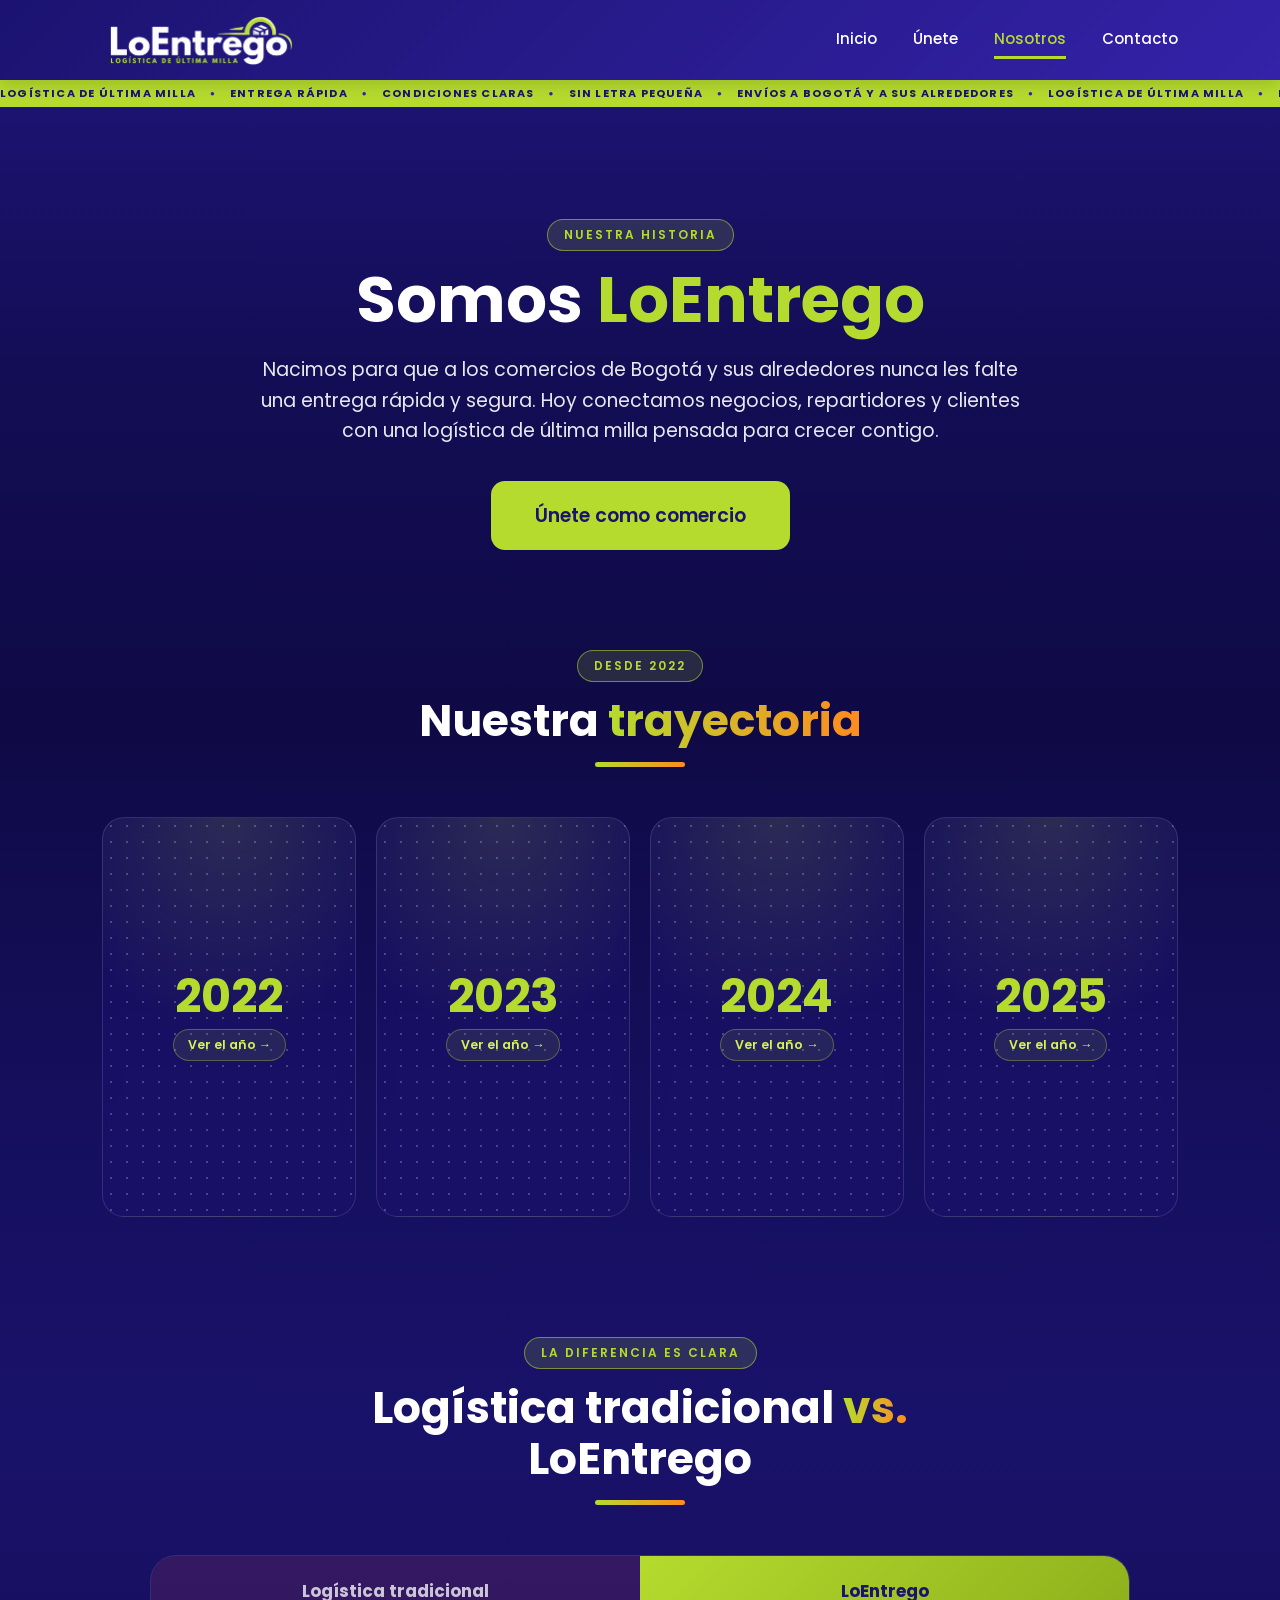
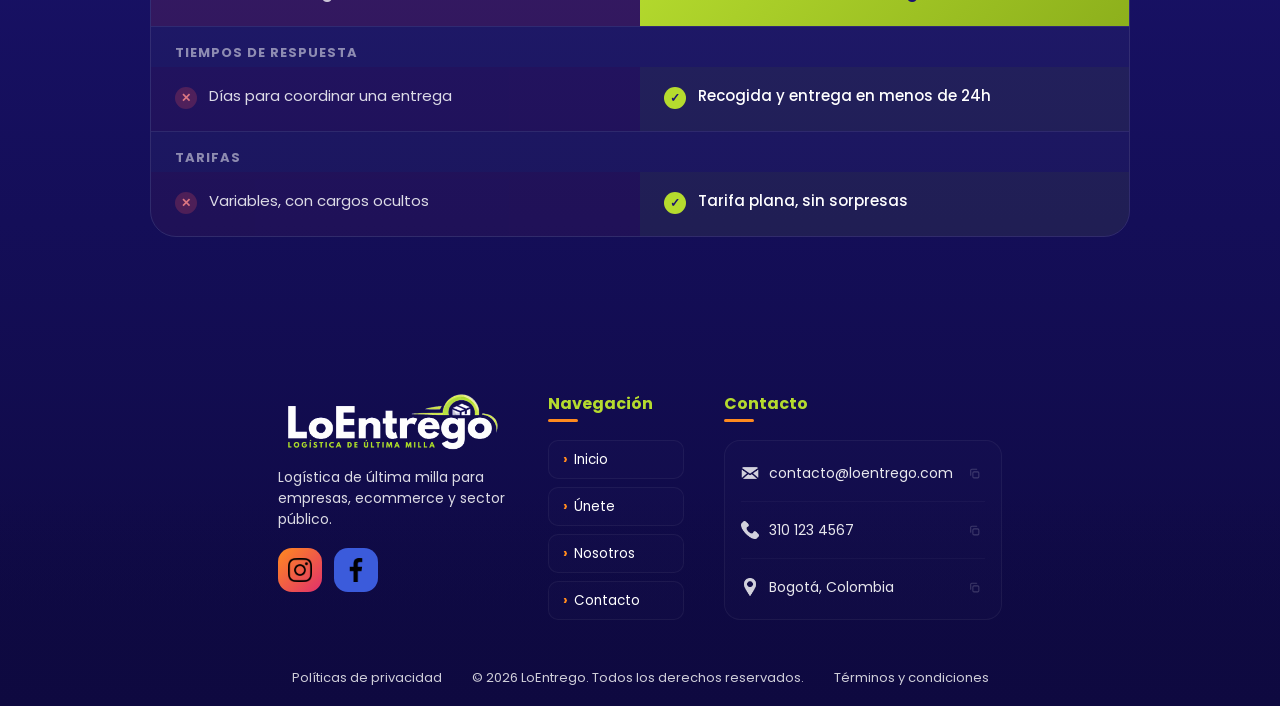
<file: Pages/indexnosotros.html>
<!DOCTYPE html>
<html lang="es">
<head>
    <meta charset="UTF-8">
    <meta name="viewport" content="width=device-width, initial-scale=1.0">
    <title>Nosotros - LoEntrego | Nuestra historia</title>
    <link rel="stylesheet" href="../Styles/stylesindex.css?v=2">
    <link rel="stylesheet" href="../Styles/Stylesnosotros.css">
    <link href="https://fonts.googleapis.com/css2?family=Poppins:wght@400;500;600;700&display=swap" rel="stylesheet">
    <link rel="icon" href="../IMG/icon-192.png">
    <link rel="stylesheet" href="../Styles/upgrade.css?v=27">
    <script>document.documentElement.classList.add('js');</script>
</head>
<body>

<header class="header">
    <a href="../index.html" class="logo">
        <img src="../IMG/LoEntrego2026-transparente.png" alt="LoEntrego - Logística de última milla">
    </a>

    <input type="checkbox" id="menu-toggle" class="menu-toggle">
    <label for="menu-toggle" class="menu-btn" aria-label="Abrir menú">
        <span></span><span></span><span></span>
    </label>

    <nav class="menu">
        <a href="../index.html">Inicio</a>
        <a href="../Pages/indexunete.html">Únete</a>
        <a href="../Pages/indexnosotros.html" class="activo">Nosotros</a>
        <a href="../Pages/indexcontacto.html">Contacto</a>
    </nav>
</header>

<!-- CINTA INFINITA -->
<div class="ticker" aria-hidden="true">
    <div class="ticker-track" id="cinta">
        <div class="ticker-grupo">
            <span>Logística de última milla</span><i>●</i><span>Entrega rápida</span><i>●</i><span>Condiciones claras</span><i>●</i><span>Sin letra pequeña</span><i>●</i><span>Envíos a Bogotá y a sus alrededores</span><i>●</i>
            <span>Logística de última milla</span><i>●</i><span>Entrega rápida</span><i>●</i><span>Condiciones claras</span><i>●</i><span>Sin letra pequeña</span><i>●</i><span>Envíos a Bogotá y a sus alrededores</span><i>●</i>
            <span>Logística de última milla</span><i>●</i><span>Entrega rápida</span><i>●</i><span>Condiciones claras</span><i>●</i><span>Sin letra pequeña</span><i>●</i><span>Envíos a Bogotá y a sus alrededores</span><i>●</i>
            <span>Logística de última milla</span><i>●</i><span>Entrega rápida</span><i>●</i><span>Condiciones claras</span><i>●</i><span>Sin letra pequeña</span><i>●</i><span>Envíos a Bogotá y a sus alrededores</span><i>●</i>
            
        </div>
        <div class="ticker-grupo" aria-hidden="true">
            <span>Logística de última milla</span><i>●</i><span>Entrega rápida</span><i>●</i><span>Condiciones claras</span><i>●</i><span>Sin letra pequeña</span><i>●</i><span>Envíos a Bogotá y a sus alrededores</span><i>●</i>
            <span>Logística de última milla</span><i>●</i><span>Entrega rápida</span><i>●</i><span>Condiciones claras</span><i>●</i><span>Sin letra pequeña</span><i>●</i><span>Envíos a Bogotá y a sus alrededores</span><i>●</i>
            <span>Logística de última milla</span><i>●</i><span>Entrega rápida</span><i>●</i><span>Condiciones claras</span><i>●</i><span>Sin letra pequeña</span><i>●</i><span>Envíos a Bogotá y a sus alrededores</span><i>●</i>
            <span>Logística de última milla</span><i>●</i><span>Entrega rápida</span><i>●</i><span>Condiciones claras</span><i>●</i><span>Sin letra pequeña</span><i>●</i><span>Envíos a Bogotá y a sus alrededores</span><i>●</i>
            
        </div>
    </div>
</div>

<main>
<div class="fusion-fondo-nosotros">
    <div class="luces" aria-hidden="true">
        <span class="luz l1"></span><span class="luz l2"></span><span class="luz l3"></span>
        <span class="luz l4"></span><span class="luz l5"></span><span class="luz l6"></span>
    </div>

    <!-- INTRO -->
    <section class="nosotros-intro">
        <div class="intro-contenido reveal reveal-1">
            <span class="etiqueta">Nuestra historia</span>
            <h1>Somos <span>LoEntrego</span></h1>
            <p class="intro-sub">Nacimos para que a los comercios de Bogotá y sus alrededores nunca les falte una entrega rápida y segura. Hoy conectamos negocios, repartidores y clientes con una logística de última milla pensada para crecer contigo.</p>
            <a href="indexunete.html" class="btn-principal">Únete como comercio</a>
        </div>
    </section>

    <!-- TRAYECTORIA -->
    <section class="trayectoria">
        <div class="seccion-encabezado reveal reveal-1">
            <span class="etiqueta">Desde 2022</span>
            <h2>Nuestra <span>trayectoria</span></h2>
            <div class="linea-acento"></div>
        </div>

        <div class="años-grid reveal reveal-2" id="aniosGrid">
            <div class="año-card">
                <div class="año-card-inner">
                    <div class="año-frente">
                        <span class="año-num-grande">2022</span>
                    </div>
                    <div class="año-reverso" data-anio="2022">
                        <span class="año-badge">2022</span>
                        <p class="año-resumen">Arrancamos en Bogotá conectando los primeros comercios con nuestra red de repartidores. Fue un año de aprender la ciudad, ajustar rutas y ganarnos la confianza de quienes nos entregaron sus primeros pedidos.</p>
                        <ul class="año-hitos"><li>Primeras rutas operando en Bogotá</li><li>Recogida y entrega coordinadas con cada comercio</li><li>Primer equipo de repartidores capacitado</li></ul>
                        <div class="año-cifras">
                            <div class="cifra"><span class="cifra-icono ic-comercios"><svg viewBox="0 0 24 24" aria-hidden="true"><path d="M3 9.5 4.5 4h15L21 9.5M3 9.5h18M3 9.5a3 3 0 0 0 6 0 3 3 0 0 0 6 0 3 3 0 0 0 6 0M5 12v8h14v-8M10 20v-5h4v5"/></svg></span><div class="cifra-texto"><span class="cifra-num" data-target="30">0</span><span class="cifra-label">Comercios</span></div></div>
                            <div class="cifra"><span class="cifra-icono ic-pedidos"><svg viewBox="0 0 24 24" aria-hidden="true"><path d="m12 3 8 4.5v9L12 21l-8-4.5v-9L12 3Z"/><path d="m4 7.5 8 4.5 8-4.5M12 12v9M8 5.3l8 4.4"/></svg></span><div class="cifra-texto"><span class="cifra-num" data-target="2000">0</span><span class="cifra-label">Pedidos</span></div></div>
                            <div class="cifra"><span class="cifra-icono ic-repartidores"><svg viewBox="0 0 24 24" aria-hidden="true"><circle cx="6" cy="17" r="2.5"/><circle cx="18" cy="17" r="2.5"/><path d="M8.5 17h7M15 6h2.5l2.5 8.5M11 10h5l-1.5 7M4 12h6l1 2"/></svg></span><div class="cifra-texto"><span class="cifra-num" data-target="8">0</span><span class="cifra-label">Repartidores</span></div></div>
                        </div>
                    </div>
                </div>
            </div>

            <div class="año-card">
                <div class="año-card-inner">
                    <div class="año-frente">
                        <span class="año-num-grande">2023</span>
                    </div>
                    <div class="año-reverso" data-anio="2023">
                        <span class="año-badge">2023</span>
                        <p class="año-resumen">Ganamos tracción con nuevos aliados y mejoramos nuestros tiempos de entrega. Los comercios empezaron a recomendarnos entre sí, y eso nos llevó a organizar mejor las rutas y a crecer el equipo en la calle.</p>
                        <ul class="año-hitos"><li>Nuevos aliados llegando por recomendación</li><li>Rutas reorganizadas para entregar en menos tiempo</li><li>Crecimiento de la red de repartidores</li></ul>
                        <div class="año-cifras">
                            <div class="cifra"><span class="cifra-icono ic-comercios"><svg viewBox="0 0 24 24" aria-hidden="true"><path d="M3 9.5 4.5 4h15L21 9.5M3 9.5h18M3 9.5a3 3 0 0 0 6 0 3 3 0 0 0 6 0 3 3 0 0 0 6 0M5 12v8h14v-8M10 20v-5h4v5"/></svg></span><div class="cifra-texto"><span class="cifra-num" data-target="120">0</span><span class="cifra-label">Comercios</span></div></div>
                            <div class="cifra"><span class="cifra-icono ic-pedidos"><svg viewBox="0 0 24 24" aria-hidden="true"><path d="m12 3 8 4.5v9L12 21l-8-4.5v-9L12 3Z"/><path d="m4 7.5 8 4.5 8-4.5M12 12v9M8 5.3l8 4.4"/></svg></span><div class="cifra-texto"><span class="cifra-num" data-target="12000">0</span><span class="cifra-label">Pedidos</span></div></div>
                            <div class="cifra"><span class="cifra-icono ic-repartidores"><svg viewBox="0 0 24 24" aria-hidden="true"><circle cx="6" cy="17" r="2.5"/><circle cx="18" cy="17" r="2.5"/><path d="M8.5 17h7M15 6h2.5l2.5 8.5M11 10h5l-1.5 7M4 12h6l1 2"/></svg></span><div class="cifra-texto"><span class="cifra-num" data-target="20">0</span><span class="cifra-label">Repartidores</span></div></div>
                        </div>
                    </div>
                </div>
            </div>

            <div class="año-card">
                <div class="año-card-inner">
                    <div class="año-frente">
                        <span class="año-num-grande">2024</span>
                    </div>
                    <div class="año-reverso" data-anio="2024">
                        <span class="año-badge">2024</span>
                        <p class="año-resumen">Ampliamos operaciones y afinamos la tarifa plana que hoy nos representa. Dejamos atrás los cargos variables para que cada comercio sepa desde el primer día cuánto cuesta enviar.</p>
                        <ul class="año-hitos"><li>Lanzamiento de la tarifa plana, sin cargos ocultos</li><li>Mayor cobertura dentro de Bogotá</li><li>Recogida el mismo día como estándar</li></ul>
                        <div class="año-cifras">
                            <div class="cifra"><span class="cifra-icono ic-comercios"><svg viewBox="0 0 24 24" aria-hidden="true"><path d="M3 9.5 4.5 4h15L21 9.5M3 9.5h18M3 9.5a3 3 0 0 0 6 0 3 3 0 0 0 6 0 3 3 0 0 0 6 0M5 12v8h14v-8M10 20v-5h4v5"/></svg></span><div class="cifra-texto"><span class="cifra-num" data-target="250">0</span><span class="cifra-label">Comercios</span></div></div>
                            <div class="cifra"><span class="cifra-icono ic-pedidos"><svg viewBox="0 0 24 24" aria-hidden="true"><path d="m12 3 8 4.5v9L12 21l-8-4.5v-9L12 3Z"/><path d="m4 7.5 8 4.5 8-4.5M12 12v9M8 5.3l8 4.4"/></svg></span><div class="cifra-texto"><span class="cifra-num" data-target="28000">0</span><span class="cifra-label">Pedidos</span></div></div>
                            <div class="cifra"><span class="cifra-icono ic-repartidores"><svg viewBox="0 0 24 24" aria-hidden="true"><circle cx="6" cy="17" r="2.5"/><circle cx="18" cy="17" r="2.5"/><path d="M8.5 17h7M15 6h2.5l2.5 8.5M11 10h5l-1.5 7M4 12h6l1 2"/></svg></span><div class="cifra-texto"><span class="cifra-num" data-target="35">0</span><span class="cifra-label">Repartidores</span></div></div>
                        </div>
                    </div>
                </div>
            </div>

            <div class="año-card">
                <div class="año-card-inner">
                    <div class="año-frente">
                        <span class="año-num-grande">2025</span>
                    </div>
                    <div class="año-reverso" data-anio="2025">
                        <span class="año-badge">2025</span>
                        <p class="año-resumen">Llegamos a Funza y Soacha, cerrando el año con nuestra mejor cobertura. Con más comercios y más repartidores, consolidamos una operación pensada para crecer junto a cada aliado.</p>
                        <ul class="año-hitos"><li>Expansión a Funza y Soacha</li><li>Nuestro mejor año en pedidos entregados</li><li>La red de repartidores más grande hasta hoy</li></ul>
                        <div class="año-cifras">
                            <div class="cifra"><span class="cifra-icono ic-comercios"><svg viewBox="0 0 24 24" aria-hidden="true"><path d="M3 9.5 4.5 4h15L21 9.5M3 9.5h18M3 9.5a3 3 0 0 0 6 0 3 3 0 0 0 6 0 3 3 0 0 0 6 0M5 12v8h14v-8M10 20v-5h4v5"/></svg></span><div class="cifra-texto"><span class="cifra-num" data-target="400">0</span><span class="cifra-label">Comercios</span></div></div>
                            <div class="cifra"><span class="cifra-icono ic-pedidos"><svg viewBox="0 0 24 24" aria-hidden="true"><path d="m12 3 8 4.5v9L12 21l-8-4.5v-9L12 3Z"/><path d="m4 7.5 8 4.5 8-4.5M12 12v9M8 5.3l8 4.4"/></svg></span><div class="cifra-texto"><span class="cifra-num" data-target="50000">0</span><span class="cifra-label">Pedidos</span></div></div>
                            <div class="cifra"><span class="cifra-icono ic-repartidores"><svg viewBox="0 0 24 24" aria-hidden="true"><circle cx="6" cy="17" r="2.5"/><circle cx="18" cy="17" r="2.5"/><path d="M8.5 17h7M15 6h2.5l2.5 8.5M11 10h5l-1.5 7M4 12h6l1 2"/></svg></span><div class="cifra-texto"><span class="cifra-num" data-target="50">0</span><span class="cifra-label">Repartidores</span></div></div>
                        </div>
                    </div>
                </div>
            </div>
        </div>
    </section>

    <!-- COMPARATIVA -->
    <section class="comparativa">
        <div class="seccion-encabezado reveal reveal-1">
            <span class="etiqueta">La diferencia es clara</span>
            <h2>Logística tradicional <span>vs.</span> LoEntrego</h2>
            <div class="linea-acento"></div>
        </div>

        <div class="tabla-comparativa reveal reveal-2">
            <div class="col-cabecera col-mala">Logística tradicional</div>
            <div class="col-cabecera col-buena">LoEntrego</div>

            <div class="fila-rotulo">Tiempos de respuesta</div>
            <div class="celda mala"><span class="icono-x">✕</span>Días para coordinar una entrega</div>
            <div class="celda buena"><span class="icono-check">✓</span>Recogida y entrega en menos de 24h</div>

            <div class="fila-rotulo">Tarifas</div>
            <div class="celda mala"><span class="icono-x">✕</span>Variables, con cargos ocultos</div>
            <div class="celda buena"><span class="icono-check">✓</span>Tarifa plana, sin sorpresas</div>
        </div>
    </section>

    <footer class="footer">
    <div class="footer-contenido">
        <div class="footer-col marca">
            <img src="../IMG/LoEntrego2026-transparente.png" alt="LoEntrego" class="footer-logo">
            <p>Logística de última milla para empresas, ecommerce y sector público.</p>
            <div class="redes">
                <a href="https://instagram.com" aria-label="Instagram" class="red r-ig"><img src="../IMG/instagram.png" alt=""></a>
                <a href="https://facebook.com" aria-label="Facebook" class="red r-fb"><img src="../IMG/facebook.png" alt=""></a>
            </div>
        </div>

        <div class="footer-col">
            <h3>Navegación</h3>
            <ul class="nav-footer-lista">
                <li><a href="../index.html"><span class="flecha-mini">›</span>Inicio</a></li>
                <li><a href="indexunete.html"><span class="flecha-mini">›</span>Únete</a></li>
                <li><a href="indexnosotros.html"><span class="flecha-mini">›</span>Nosotros</a></li>
                <li><a href="indexcontacto.html"><span class="flecha-mini">›</span>Contacto</a></li>
            </ul>
        </div>

        <div class="footer-col">
            <h3>Contacto</h3>
            <ul class="contacto">
                <li class="contacto-item">
                    <span class="icono-contacto"><img src="../IMG/correo.png" alt="Correo"></span>
                    <span class="contacto-texto">contacto@loentrego.com</span>
                    <button type="button" class="btn-copiar" data-copiar="contacto@loentrego.com" aria-label="Copiar correo" title="Copiar">
                        <svg class="ico-copiar" viewBox="0 0 24 24" width="13" height="13" fill="none" stroke="currentColor" stroke-width="2" stroke-linecap="round" stroke-linejoin="round" aria-hidden="true"><rect x="9" y="9" width="11" height="11" rx="2"/><path d="M5 15V6a2 2 0 0 1 2-2h9"/></svg>
                        <svg class="ico-ok" viewBox="0 0 24 24" width="13" height="13" fill="none" stroke="currentColor" stroke-width="2.6" stroke-linecap="round" stroke-linejoin="round" aria-hidden="true"><path d="M5 12.5l4.5 4.5L19 7.5"/></svg>
                    </button>
                </li>
                <li class="contacto-item">
                    <span class="icono-contacto"><img src="../IMG/telefono.png" alt="Teléfono"></span>
                    <span class="contacto-texto">310 123 4567</span>
                    <button type="button" class="btn-copiar" data-copiar="310 123 4567" aria-label="Copiar teléfono" title="Copiar">
                        <svg class="ico-copiar" viewBox="0 0 24 24" width="13" height="13" fill="none" stroke="currentColor" stroke-width="2" stroke-linecap="round" stroke-linejoin="round" aria-hidden="true"><rect x="9" y="9" width="11" height="11" rx="2"/><path d="M5 15V6a2 2 0 0 1 2-2h9"/></svg>
                        <svg class="ico-ok" viewBox="0 0 24 24" width="13" height="13" fill="none" stroke="currentColor" stroke-width="2.6" stroke-linecap="round" stroke-linejoin="round" aria-hidden="true"><path d="M5 12.5l4.5 4.5L19 7.5"/></svg>
                    </button>
                </li>
                <li class="contacto-item">
                    <span class="icono-contacto"><img src="../IMG/pin.png" alt="Ubicación"></span>
                    <span class="contacto-texto">Bogotá, Colombia</span>
                    <button type="button" class="btn-copiar" data-copiar="Bogotá, Colombia" aria-label="Copiar ubicación" title="Copiar">
                        <svg class="ico-copiar" viewBox="0 0 24 24" width="13" height="13" fill="none" stroke="currentColor" stroke-width="2" stroke-linecap="round" stroke-linejoin="round" aria-hidden="true"><rect x="9" y="9" width="11" height="11" rx="2"/><path d="M5 15V6a2 2 0 0 1 2-2h9"/></svg>
                        <svg class="ico-ok" viewBox="0 0 24 24" width="13" height="13" fill="none" stroke="currentColor" stroke-width="2.6" stroke-linecap="round" stroke-linejoin="round" aria-hidden="true"><path d="M5 12.5l4.5 4.5L19 7.5"/></svg>
                    </button>
                </li>
            </ul>
        </div>  
    </div>

    <div class="footer-legal">
        <a href="#">Políticas de privacidad</a>
        <span>© 2026 LoEntrego. Todos los derechos reservados.</span>
        <a href="#">Términos y condiciones</a>
    </div>
</footer>

</div>
</main>

<script src="../Scripts/scriptnosotros.js"></script>

</body>
</html>
</file>
<file: Styles/stylesindex.css>
/* ===== Variables (paleta del logo) ===== */
:root {
    --azul-oscuro: #1B1370;
    --azul: #3422A8;
    --azul-claro: #5A48D6;
    --verde: #B5DB2E;
    --verde-oscuro: #8DB01C;
    --naranja: #FF8A1F;
    --morado: #9B5DE5;
    --blanco: #FFFFFF;
    --gris-suave: #F3F4FA;
    --texto: #1C1C34;
    --oscuro-fusion: #120C52;
}

* { box-sizing: border-box; }

body {
    margin: 0;
    font-family: 'Poppins', sans-serif;
    color: var(--texto);
    background: var(--blanco);
    -webkit-font-smoothing: antialiased;
    overflow-x: hidden;
}

a { text-decoration: none; color: inherit; }
img { display: block; max-width: 100%; }

/* ===== Header ===== */
.header {
    position: sticky;
    top: 0;
    z-index: 999;
    display: flex;
    align-items: center;
    justify-content: space-between;
    height: 80px;
    padding: 0 8%;
    background: linear-gradient(135deg, var(--azul-oscuro), var(--azul));
    box-shadow: 0 4px 16px rgba(0, 0, 0, 0.15);
}

.header .logo img { height: 52px; width: auto; }
.header .menu { display: flex; gap: 36px; }

.header .menu a {
    color: var(--blanco);
    font-weight: 500;
    font-size: 15px;
    padding: 6px 0;
    border-bottom: 3px solid transparent;
    transition: color .2s, border-color .2s;
}

.header .menu a:hover,
.header .menu a.activo { color: var(--verde); }
.header .menu a.activo { border-bottom-color: var(--verde); }

.menu-toggle { display: none; }
.menu-btn {
    display: none;
    flex-direction: column;
    gap: 5px;
    cursor: pointer;
}
.menu-btn span {
    width: 26px;
    height: 3px;
    background: var(--blanco);
    border-radius: 2px;
}

/* ===== Cinta infinita (más lenta) ===== */
.ticker {
    contain: paint;
    overflow: hidden;
    background: var(--verde);
    color: var(--azul-oscuro);
    white-space: nowrap;
    padding: 5px 0;
    border-bottom: 2px solid var(--azul-oscuro);
}

.ticker-track {
    display: flex;
    width: max-content;
    align-items: center;
    font-size: 11px;
    font-weight: 700;
    text-transform: uppercase;
    letter-spacing: 1.2px;
}

.ticker-grupo {
    animation: cinta 76s linear infinite;
    will-change: transform;
    backface-visibility: hidden;
    display: flex;
    flex-shrink: 0;
    align-items: center;
    gap: 14px;
    padding-right: 14px;
}

.ticker-grupo i { font-style: normal; color: var(--azul); font-size: 8px; }

@keyframes cinta {
    from { transform: translate3d(0, 0, 0); }
    to   { transform: translate3d(-100%, 0, 0); }
}

/* ===== Fusión: hero + clientes + footer comparten un solo fondo ===== */
.fusion-fondo {
    position: relative;
    overflow: hidden;
    background: linear-gradient(180deg,
        var(--azul) 0%,
        var(--azul-oscuro) 10%,
        var(--oscuro-fusion) 22%,
        #1E1690 34%,
        #2B1FB0 48%,
        #2A1C9C 64%,
        #1B1370 82%,
        var(--azul-oscuro) 100%);
}

.fusion-fondo > section,
.fusion-fondo > footer {
    position: relative;
    z-index: 1;
    background: transparent;
}

/* ===== Hero ===== */
.hero {
    display: flex;
    align-items: center;
    justify-content: space-between;
    gap: clamp(60px, 9vw, 160px);
    /* Contenedor centrado con ancho máximo: con zoom muy alejado ya no se estira a toda la pantalla */
    width: min(1560px, 100% - 12%);
    margin-inline: auto;
    min-height: min(calc(100vh - 80px - 27px), 800px);
    padding: 60px 0;
    color: var(--blanco);
}

.hero-texto { flex: 2 1 0; min-width: 0; max-width: 840px; position: relative; z-index: 1; margin-left: 0; }

.hero h1 {
    font-size: clamp(40px, 5.4vw, 80px);
    font-weight: 700;
    line-height: 1.08;
    margin: 0 0 18px;
}

.hero h1 span { color: var(--verde); }

.hero-sub {
    font-size: 25px;
    margin: 0 0 38px;
    opacity: .9;
}

.btn-principal {
    display: inline-block;
    padding: 20px 44px;
    background: var(--verde);
    color: var(--azul-oscuro);
    font-weight: 600;
    font-size: 19px;
    border-radius: 14px;
    transition: transform .2s, box-shadow .2s, background .2s;
}

.btn-principal:hover {
    transform: translateY(-3px);
    box-shadow: 0 12px 24px rgba(0, 0, 0, 0.25);
    background: var(--verde-oscuro);
}

.hero-tipos {
    display: flex;
    flex-wrap: wrap;
    gap: 14px;
    list-style: none;
    padding: 0;
    margin: 50px 0 0;
}

.tipo {
    display: flex;
    align-items: center;
    gap: 10px;
    flex-shrink: 0;
    padding: 11px 22px 11px 11px;
    border-radius: 47px;
    white-space: nowrap;
    font-size: 16px;
    box-shadow: 0 6px 16px rgba(0, 0, 0, .15);
    transition: transform .2s;
}

.tipo:hover { transform: translateY(-3px); }

.tipo img {
    width: 41px;
    height: 41px;
    padding: 7px;
    border-radius: 50%;
    background: var(--blanco);
}

.tipo h3 { margin: 0; font-size: 16px; font-weight: 600; }

.t-verde  { background: var(--verde); color: var(--azul-oscuro); }
.t-azul   { background: var(--azul-claro); color: var(--blanco); }
.t-blanco { background: var(--blanco); color: var(--azul); }

.hero-imagen {
    flex: 1 1 0;
    min-width: 0;
    display: flex;
    justify-content: center;
    align-items: center;
    padding-right: 0;
    position: relative;
    z-index: 1;
}

.hero-imagen .caja {
    width: clamp(220px, 27vw, 400px);
    max-width: 100%;
    height: auto;
    filter: brightness(0) invert(1) drop-shadow(0 18px 24px rgba(0, 0, 0, .35));
    animation: rebote 2s ease-in-out infinite;
}

@keyframes rebote {
    0%, 100% { transform: translateY(0) rotate(0deg); }
    25%      { transform: translateY(-22px) rotate(-4deg); }
    50%      { transform: translateY(0) rotate(0deg); }
    75%      { transform: translateY(-12px) rotate(4deg); }
}

.etiqueta {
    display: inline-block;
    padding: 6px 16px;
    border-radius: 30px;
    background: rgba(181, 219, 46, .15);
    border: 1px solid var(--verde);
    color: var(--verde);
    font-size: 12px;
    font-weight: 600;
    letter-spacing: 2px;
    text-transform: uppercase;
    margin-bottom: 14px;
}

.clientes-encabezado h2 {
    margin: 0;
    font-size: clamp(30px, 4vw, 46px);
    font-weight: 700;
    line-height: 1.1;
}

.clientes-encabezado h2 span {
    background: linear-gradient(90deg, var(--verde), var(--naranja));
    -webkit-background-clip: text;
    background-clip: text;
    color: transparent;
}

.linea-acento {
    width: 90px;
    height: 5px;
    margin-top: 16px;
    border-radius: 3px;
    background: linear-gradient(90deg, var(--verde), var(--naranja), var(--morado));
}

/* ===== Clientes ===== */
.clientes {
    padding: 40px 0 60px;
    text-align: center;
    color: var(--blanco);
}

.clientes-encabezado {
    display: flex;
    flex-direction: column;
    align-items: center;
    margin: 0 8% 44px;
}

.clientes-encabezado h2 {
    font-size: clamp(30px, 4vw, 46px);
    font-weight: 700;
    color: var(--blanco);
    line-height: 1.1;
}

.clientes-encabezado .etiqueta { letter-spacing: 1.5px; }

/* Contadores */
.stats {
    display: grid;
    grid-template-columns: repeat(4, minmax(0, 1fr));
    gap: 22px;
    width: calc(100% - 16%);
    max-width: 1040px;
    margin: 0 auto 50px;
}

.stat {
    min-width: 0;
    padding: 26px 14px;
    border-radius: 24px;
    background: rgba(255, 255, 255, .07);
    border: 1px solid rgba(255, 255, 255, .12);
    box-shadow: 0 12px 30px rgba(0, 0, 0, .25);
    opacity: 0;
    transform: translateY(24px);
    transition: opacity .6s ease, transform .6s ease;
}

.stats.visible .stat { opacity: 1; transform: none; }
.stats.visible .stat:nth-child(2) { transition-delay: .15s; }
.stats.visible .stat:nth-child(3) { transition-delay: .3s; }
.stats.visible .stat:nth-child(4) { transition-delay: .45s; }

.num-wrap {
    display: flex;
    align-items: baseline;
    justify-content: center;
    line-height: 1;
}

.mas, .num {
    font-size: clamp(32px, 3.9vw, 52px);
    font-weight: 700;
    color: var(--verde);
}

.mas { margin-right: 2px; font-size: clamp(24px, 3vw, 40px); }

.stat p {
    margin: 10px 0 0;
    font-size: 15px;
    opacity: .85;
}

/* Sección independiente de cobertura y tarifas (mismo fondo fusionado) */
.seccion-cobertura { padding-top: 10px; }

/* ===== Cobertura: mapa circular ===== */
.cobertura {
    display: flex;
    flex-direction: column;
    align-items: center;
    gap: 30px;
    width: calc(100% - 16%);
    max-width: 980px;
    margin: 0 auto;
    padding: 28px clamp(22px, 4vw, 52px) 36px;
    border-radius: 30px;
    background: rgba(255, 255, 255, .07);
    border: 1px solid rgba(255, 255, 255, .12);
    box-shadow: 0 12px 30px rgba(0, 0, 0, .25);
    text-align: left;
}

.cobertura-cuerpo {
    display: flex;
    align-items: center;
    justify-content: center;
    gap: clamp(26px, 5vw, 64px);
    width: 100%;
}

.cobertura-mapa { flex: 0 0 auto; text-align: center; }
.mapa-marco { position: relative; isolation: isolate; width: fit-content; margin: 0 auto; }
/* Anillo y sombra fuera del mapa, para poder recortar el mapa en círculo sin cortarlos */
.mapa-marco::before {
    content: "";
    position: absolute;
    inset: 0;
    z-index: -1;
    border-radius: 50%;
    box-shadow: 0 0 0 9px rgba(181, 219, 46, .08), 0 18px 40px rgba(0, 0, 0, .4);
    pointer-events: none;
}
.mapa-marco::after {
    content: "";
    position: absolute;
    inset: 0;
    z-index: 4;
    border-radius: 50%;
    border: 3px solid rgba(255, 255, 255, .18);
    pointer-events: none;
}

/* Botones sutiles de zoom (+ / −), dentro del círculo */
.mapa-zoom {
    position: absolute;
    left: 50%;
    bottom: 7%;
    transform: translateX(-50%);
    z-index: 5;
    display: flex;
    gap: 6px;
}
.mapa-zoom button {
    width: 28px;
    height: 28px;
    padding: 0;
    display: grid;
    place-items: center;
    border-radius: 50%;
    border: 1px solid rgba(255, 255, 255, .25);
    background: rgba(18, 12, 82, .45);
    color: #fff;
    opacity: .5;
    cursor: pointer;
    transition: opacity .2s, background .2s, border-color .2s;
}
.mapa-zoom button:hover, .mapa-zoom button:focus-visible { opacity: 1; background: rgba(18, 12, 82, .75); border-color: var(--verde); }
.mapa-zoom button:focus-visible { outline: 2px solid var(--verde); outline-offset: 2px; }
.mapa-zoom button:disabled { opacity: .2; cursor: default; border-color: rgba(255, 255, 255, .15); background: rgba(18, 12, 82, .45); }

.mapa-circulo {
    width: clamp(250px, 34vw, 380px);
    aspect-ratio: 1;
    border-radius: 50%;
    overflow: hidden;
    isolation: isolate;
    clip-path: circle(50% at 50% 50%);   /* evita esquinas cuadradas del mapa (Safari/Chrome con filtros) */
    -webkit-clip-path: circle(50% at 50% 50%);
    background: var(--oscuro-fusion);
}

.mapa-circulo.leaflet-container { background: var(--oscuro-fusion); cursor: grab; font-family: inherit; touch-action: none; }
.mapa-circulo.leaflet-dragging.leaflet-container { cursor: grabbing; }
.mapa-circulo.sin-mapa { display: flex; align-items: center; justify-content: center; font-size: 14px; opacity: .7; }

.mapa-credito { margin: 12px 0 0; font-size: 11px; opacity: .55; }
.mapa-credito a { color: inherit; text-decoration: underline; }

/* Estilo del mapa: lienzo gris claro -> invertido a oscuro y teñido de azul/violeta de la marca.
   Ajusta aquí el look: hue-rotate cambia el color, brightness/contrast la intensidad. (Las zonas no se afectan) */
.mapa-circulo .leaflet-tile-pane {
    filter: invert(1) sepia(1) hue-rotate(195deg) saturate(1.6) brightness(.9) contrast(1.05);
}

/* Etiquetas de las zonas */
.leaflet-tooltip.zona-etiqueta {
    background: transparent;
    border: 0;
    box-shadow: none;
    padding: 0;
    color: #fff;
    font-family: 'Poppins', sans-serif;
    font-weight: 700;
    font-size: 11px;
    letter-spacing: .3px;
    text-shadow: 0 1px 4px rgba(0, 0, 0, .8);
    pointer-events: none;
    transition: opacity .4s;
}
.leaflet-tooltip.zona-etiqueta::before { display: none; }
.leaflet-tooltip.zona-etiqueta.tenue { opacity: .25; }

.cobertura-info { flex: 1 1 0; min-width: 0; }

.cobertura-info h3 {
    margin: 10px 0 8px;
    font-size: clamp(24px, 3vw, 32px);
    font-weight: 700;
    line-height: 1.15;
    color: var(--blanco);
}


/* Tarifa plana de la zona elegida */
.tarifa {
    --zc: #FFFFFF;
    display: inline-block;
    min-width: 230px;
    padding: 20px 28px 22px;
    border-radius: 22px;
    background: rgba(255, 255, 255, .07);
    border: 1px solid rgba(255, 255, 255, .14);
    border-left: 4px solid var(--zc);
    transition: border-color .4s;
}
.tarifa-etiqueta { font-size: 13px; font-weight: 600; letter-spacing: 1.2px; text-transform: uppercase; opacity: .8; }
.tarifa-valor {
    margin-top: 6px;
    font-size: clamp(44px, 6vw, 64px);
    font-weight: 700;
    line-height: 1;
    color: var(--zc);
    transition: color .4s;
    font-variant-numeric: tabular-nums;
}
.tarifa-nota { margin: 8px 0 0; font-size: 14px; opacity: .8; }

/* Detalles bajo la tarifa: tarifa plana, recargos y volumen */
.tarifa-detalles {
    list-style: none;
    --zc: #FFFFFF;
    margin: 0 0 60px;
    padding: 0;
    max-width: 500px;
    font-family: 'Nunito', system-ui, sans-serif;
    display: flex;
    flex-direction: column;
    gap: 14px;
    text-align: left;
}
.tarifa-detalles li { display: flex; align-items: flex-start; gap: 12px; font-size: 19px; font-weight: 600; line-height: 1.4; opacity: .95; }
.tarifa-detalles li[hidden] { display: none; }
.tarifa-detalles .chk {
    flex: 0 0 26px;
    width: 26px;
    height: 26px;
    margin-top: 0;
    display: grid;
    place-items: center;
    border-radius: 50%;
    background: rgba(255, 255, 255, .08);
    background: color-mix(in srgb, var(--zc) 16%, transparent);
    border: 1px solid var(--zc);
    color: var(--zc);
    transition: color .4s, border-color .4s, background .4s;
    font-size: 14px;
    font-weight: 700;
}

.zona-botones { display: flex; flex-wrap: wrap; justify-content: center; gap: 10px; }

.zona-btn {
    --c: var(--blanco);
    display: inline-flex;
    align-items: center;
    gap: 8px;
    padding: 10px 20px;
    border-radius: 30px;
    border: 1.5px solid rgba(255, 255, 255, .22);
    background: rgba(255, 255, 255, .06);
    color: var(--blanco);
    font-family: inherit;
    font-weight: 600;
    font-size: 15px;
    cursor: pointer;
    transition: background .25s, border-color .25s, color .25s, transform .2s;
}

/* Color de cada zona (antes iba en línea dentro del HTML) */
.zona-btn[data-zona="todas"]  { --c: #FFFFFF; }
.zona-btn[data-zona="bogota"] { --c: #B5DB2E; }
.zona-btn[data-zona="funza"]  { --c: #FF8A1F; }
.zona-btn[data-zona="soacha"] { --c: #4F8DFF; }

.zona-btn i { width: 10px; height: 10px; border-radius: 50%; background: var(--c); }
.zona-btn:hover { border-color: var(--c); transform: translateY(-2px); }
.zona-btn:focus-visible { outline: 2px solid var(--verde); outline-offset: 3px; }

.zona-btn.activo {
    background: linear-gradient(135deg, var(--verde), var(--verde-oscuro));
    border-color: transparent;
    color: var(--azul-oscuro);
}
.zona-btn.activo i { background: var(--azul-oscuro); }


/* ===== Footer ===== */
/* El fondo base viene de .fusion-fondo; aquí solo se añade el desvanecido inferior */
.footer {
    position: relative;
    color: var(--blanco);
}

.footer::before {
    content: "";
    position: absolute;
    inset: 0;
    z-index: 0;
    background: linear-gradient(180deg,
        transparent 0%,
        transparent 35%,
        var(--azul) 100%);
    pointer-events: none;
}

.footer > * { position: relative; z-index: 1; }

/* CTA compacto: solo el título y el botón en una fila */
.cta {
    display: flex;
    flex-direction: row;
    align-items: center;
    justify-content: space-between;
    gap: 24px;
    margin: 0 8%;
    padding: 24px 36px;
    border-radius: 20px;
    background: linear-gradient(135deg, var(--verde), #D7F25A);
    color: var(--azul-oscuro);
    box-shadow: 0 20px 40px rgba(0, 0, 0, .3);
    position: relative;
    z-index: 2;
}

.cta h2 { margin: 0; font-size: 22px; font-weight: 700; }

.cta .btn-principal {
    background: var(--azul-oscuro);
    color: var(--blanco);
    padding: 12px 26px;
    font-size: 15px;
    white-space: nowrap;
}

.cta .btn-principal:hover { background: var(--azul); }

.footer-contenido {
    display: grid;
    grid-template-columns: minmax(220px, 320px) auto auto;
    justify-content: center;
    gap: 20px 24px;
    width: min(1100px, 100% - 16%);
    padding: 50px 0 30px;
    margin: 0 auto;
}

.footer-col:not(:first-child) {
    border-left: 1px solid rgba(255, 255, 255, .12);
    padding-left: 24px;
}

.footer-logo { height: 60px; width: auto; margin-bottom: 16px; }

.footer-col p { font-size: 14px; opacity: .85; margin: 0; }
.footer-col.marca { margin-right: 24px; }
.footer-col.marca p { max-width: 320px; }

.footer-col h3 {
    color: var(--verde);
    font-size: 16px;
    font-weight: 700;
    margin: 0 0 12px;
    position: relative;
    display: inline-block;
    margin-bottom: 30px;
}

.footer-col h3::after {
    content: "";
    position: absolute;
    left: 0;
    bottom: -6px;
    width: 30px;
    height: 3px;
    border-radius: 2px;
    background: var(--naranja);
}

.footer-col ul {
    list-style: none;
    padding: 0;
    margin: 0;
    font-size: 14px;
}

.footer-col li { margin-bottom: 10px; opacity: .9; font-size: 14px; }

.nav-footer-lista a {
    display: inline-flex;
    align-items: center;
    gap: 6px;
    transition: color .2s, gap .2s;
}

.nav-footer-lista a:hover { color: var(--verde); gap: 10px; }

.flecha-mini {
    color: var(--naranja);
    font-weight: 700;
    font-size: 15px;
    transition: transform .2s;
}

.nav-footer-lista a:hover .flecha-mini { transform: translateX(2px); }

/* Contacto con icono en círculo */
.footer-col .contacto li {
    display: flex;
    align-items: center;
    gap: 10px;
    margin-bottom: 20px;
}

.icono-contacto {
    flex-shrink: 0;
    width: 18px;
    height: 18px;
    display: flex;
    align-items: center;
    justify-content: center;
    border-radius: 50%;
    font-size: 17px;
}

.icono-contacto img { width: 22px; height: 22px; object-fit: contain; }

/* Contacto: mismo movimiento que las redes y texto que se ilumina como en Navegación */
.icono-contacto { transition: transform .2s; }
.contacto-texto { transition: color .2s; }
.contacto-item:hover .icono-contacto { transform: translateY(-4px) rotate(-6deg); }
.contacto-item:hover .contacto-texto { color: var(--verde); }

/* Botón de copiar muy sutil */
.btn-copiar {
    flex-shrink: 0;
    width: 22px;
    height: 22px;
    padding: 0;
    display: grid;
    place-items: center;
    border: 0;
    border-radius: 6px;
    background: transparent;
    color: #fff;
    opacity: .2;
    cursor: pointer;
    transition: opacity .2s, color .2s, background .2s;
}
.contacto-item:hover .btn-copiar { opacity: .5; }
.btn-copiar:hover, .btn-copiar:focus-visible { opacity: 1; color: var(--verde); background: rgba(255, 255, 255, .08); }
.btn-copiar:focus-visible { outline: 2px solid var(--verde); outline-offset: 2px; }
.btn-copiar .ico-ok { display: none; }
.btn-copiar.copiado { opacity: 1; color: var(--verde); }
.btn-copiar.copiado .ico-copiar { display: none; }
.btn-copiar.copiado .ico-ok { display: block; }

.redes { display: flex; gap: 12px; margin-top: 18px; }

.red {
    width: 44px;
    height: 44px;
    border-radius: 14px;
    display: flex;
    align-items: center;
    justify-content: center;
    transition: transform .2s;
}

.red img { width: 24px; height: 24px; }
.red:hover { transform: translateY(-4px) rotate(-6deg); }
.r-ig { background: linear-gradient(135deg, #FF8A1F, #E1306C); }
.r-fb { background: #3B5BDB; }
.r-in { background: var(--verde); }

.footer-legal {
    display: flex;
    justify-content: center;
    flex-wrap: wrap;
    gap: 30px;
    width: min(1100px, 100% - 16%);
    margin: 0 auto;
    padding: 18px 0;
    font-size: 13px;
    opacity: .8;
}

.footer-legal a:hover { color: var(--verde); }

/* Footer: Navegación en cuadrícula de 2 x 2 y Contacto en tarjeta (todos los tamaños) */
.footer-col:not(:first-child) { border-left: 0; padding-left: 0; }

/* Navegación y Contacto: cuando van lado a lado, ambos recuadros miden lo mismo de alto */
.footer-col:not(.marca) { display: flex; flex-direction: column; }
.footer-col:not(.marca) .nav-footer-lista,
.footer-col:not(.marca) .contacto { flex: 1 1 auto; }

.nav-footer-lista {
    display: grid;
    grid-template-columns: 1fr;
    grid-auto-rows: 1fr;
    gap: 10px;
    width: 100%;
    min-width: 160px;
    max-width: 200px;
}
.footer-col .nav-footer-lista li { display: flex; margin: 0; opacity: 1; }
.nav-footer-lista a {
    display: flex;
    align-items: center;
    justify-content: flex-start;
    width: 100%;
    padding: 11px 16px;
    border-radius: 12px;
    background: rgba(255, 255, 255, .06);
    border: 1px solid rgba(255, 255, 255, .12);
    transition: color .2s, gap .2s, border-color .2s, background .2s;
}
.nav-footer-lista a:hover { border-color: rgba(181, 219, 46, .5); background: rgba(255, 255, 255, .1); }

.footer-col .contacto {
    display: flex;
    flex-direction: column;
    align-items: stretch;
    width: 100%;
    max-width: 320px;
    padding: 4px 16px;
    border-radius: 16px;
    background: rgba(255, 255, 255, .06);
    border: 1px solid rgba(255, 255, 255, .12);
}
.footer-col .contacto li {
    justify-content: flex-start;
    margin: 0;
    padding: 13px 0;
    border-bottom: 1px solid rgba(255, 255, 255, .1);
}
.footer-col .contacto li { flex: 1 1 auto; }
.footer-col .contacto li:last-child { border-bottom: 0; }
.contacto-texto { flex: 1; min-width: 0; text-align: left; overflow-wrap: anywhere; }

/* ===== Responsive ===== */
@media (max-width: 900px) {
    .hero {
        flex-direction: column;
        text-align: center;
        justify-content: center;
        width: 100%;
        padding: 90px 6% 60px;
        min-height: 100vh;
        gap: 60px;
    }
    .hero-texto { flex: none; max-width: 100%; margin-left: 0; }
    .hero-tipos { justify-content: center; flex-wrap: wrap; }
    .hero-imagen { flex: none; justify-content: center; padding-right: 0; }
    .hero h1 { font-size: clamp(46px, 10.5vw, 80px); }
    .hero-imagen { margin-top: 40px; }
    .hero-imagen .caja { width: 240px; }
    .footer-contenido {
        grid-template-columns: 1fr;
        justify-items: center;
        width: 100%;
        row-gap: 34px;
        text-align: center;
        padding: 40px 6% 20px;
    }
    .footer-col { width: 100%; text-align: center; }
    .footer-col.marca { grid-column: 1 / -1; }
    .footer-col p { max-width: 420px; margin: 0 auto; }
    .footer-col:not(:first-child) { border-left: 0; padding-left: 0; text-align: center; }
    .footer-col h3 { margin-bottom: 26px; }
    .footer-col h3::after,
    .footer-col:not(:first-child) h3::after { left: 50%; transform: translateX(-50%); }
    .footer-col.marca { margin-right: 0; }
    .footer-col .nav-footer-lista {
        grid-template-columns: repeat(2, minmax(104px, 1fr));
        min-width: 0;
        max-width: 320px;
    }
    .footer-col .nav-footer-lista a { justify-content: center; padding: 11px 12px; }
    .footer-col .nav-footer-lista,
    .footer-col .contacto { margin: 0 auto; }
    .footer-legal { width: 100%; gap: 10px 24px; padding: 16px 6% 24px; text-align: center; }
    .footer-legal span { order: 3; width: 100%; }
    .footer-col .redes { justify-content: center; }
    .footer-logo { margin: 0 auto 16px; }
    .cta { flex-direction: column; text-align: center; }
}

/* Tablet: Navegación y Contacto lado a lado, el conjunto centrado */
@media (min-width: 640px) and (max-width: 900px) {
    .footer-contenido { grid-template-columns: repeat(2, auto); justify-content: center; column-gap: 28px; }
}

@media (min-width: 768px) and (max-width: 900px) {
    .stats { grid-template-columns: repeat(2, minmax(0, 1fr)); }
    .mas, .num { font-size: 46px; }
    .mas { font-size: 34px; }
}

@media (max-width: 767px) {
    .header { padding: 0 5%; }

    .menu-btn { display: flex; }

    .header .menu {
        position: absolute;
        top: 80px;
        left: 0;
        right: 0;
        flex-direction: column;
        gap: 0;
        background: var(--azul-oscuro);
        max-height: 0;
        overflow: hidden;
        transition: max-height .3s ease;
    }

    .header .menu a { padding: 14px 8%; border-bottom: 0; }
    .menu-toggle:checked ~ .menu { max-height: 300px; }

    .stats { grid-template-columns: repeat(2, minmax(0, 1fr)); gap: 14px; width: calc(100% - 10%); margin: 0 auto 40px; }
    .stat { padding: 20px 10px; }
    .mas, .num { font-size: 30px; }
    .mas { font-size: 22px; }

    .hero-tipos { flex-wrap: wrap; }
    .cta { margin: 0 5%; padding: 24px 20px; }
}

@media (max-width: 767px) {
    .cobertura { width: calc(100% - 10%); padding: 24px 18px 28px; text-align: center; }
    .cobertura-cuerpo { flex-direction: column; }
    .cobertura-info { flex: none; width: 100%; }
    .tarifa { display: block; }
    .tarifa-detalles { margin-left: auto; margin-right: auto; }
    .tarifa-detalles li { justify-content: center; text-align: center; }
    .btn-copiar { opacity: .35; }
}

/* Escritorio: la caja del hero un poco más hacia la izquierda */
@media (min-width: 901px) {
    .hero-imagen { transform: translateX(clamp(-70px, -3.5vw, 0px)); }
}

/* Escritorio ancho: los 3 botones (empresas / ecommerce / sector público) en una sola línea */
@media (min-width: 1360px) {
    .hero-tipos { flex-wrap: nowrap; gap: 12px; }
    .tipo { padding: 10px 18px 10px 10px; }
    .tipo h3 { font-size: 15px; }
}

/* ===== Footer del celular: ajustes propios (solo móvil) ===== */
@media (max-width: 639px) {
    .footer-contenido { row-gap: 28px; padding: 36px 6% 12px; }
    .footer-logo { height: 52px; margin-bottom: 12px; }
    .footer-col.marca p { max-width: 320px; font-size: 13.5px; }
    .footer-col .redes { margin-top: 14px; }
    .footer-col h3 { font-size: 15px; margin-bottom: 22px; }
    .btn-copiar { opacity: .4; }

    .footer-legal {
        width: 88%;
        margin: 8px auto 0;
        padding: 16px 0 24px;
        gap: 8px 18px;
        font-size: 12.5px;
        border-top: 1px solid rgba(255, 255, 255, .1);
    }
}

/* Footer escritorio: recuadros de Navegación más compactos y separación pareja entre las 3 columnas */
@media (min-width: 901px) {
    .footer-contenido {
        grid-template-columns: minmax(200px, 230px) auto auto;
        column-gap: 40px;
        padding-top: 44px;
    }
    .footer-col.marca { margin-right: 0; }
    .footer-col.marca p { max-width: 230px; }
    .footer-col h3 { margin-bottom: 24px; }
    .nav-footer-lista { gap: 8px; min-width: 136px; max-width: 150px; }
    .nav-footer-lista a { padding: 8px 14px; font-size: 13.5px; border-radius: 10px; }
    .flecha-mini { font-size: 14px; }
    .footer-col .contacto li { padding: 10px 0; }
}

@media (prefers-reduced-motion: reduce) {
    .hero-imagen .caja,
    .ticker-grupo { animation: none; }
}

/* ===== Luces animadas de fondo ===== */
.luces {
    position: absolute;
    inset: 0;
    overflow: hidden;
    pointer-events: none;
}

.luz {
    position: absolute;
    width: 360px;
    height: 360px;
    border-radius: 50%;
    filter: blur(70px);
    opacity: .55;
    animation: flotar 11s ease-in-out infinite, parpadeo 4s ease-in-out infinite;
}

/* Luces distribuidas a lo largo de todo el bloque fusionado, para que crucen entre secciones */
.l1 { background: rgba(181, 219, 46, .5);  left: -80px;  top: 6%;   animation-duration: 13s; }
.l2 { background: rgba(154, 93, 229, .5);  right: -100px; top: 30%; animation-duration: 15s; animation-delay: -3s; }
.l3 { background: rgba(255, 138, 31, .35); left: 42%;    top: 52%; width: 300px; height: 300px; animation-duration: 17s; animation-delay: -6s; }
.l4 { background: rgba(181, 219, 46, .35); left: 6%;     top: 68%; animation-duration: 14s; animation-delay: -2s; }
.l5 { background: rgba(255, 138, 31, .3);  right: 5%;    top: 82%; animation-duration: 16s; animation-delay: -4s; }
.l6 { background: rgba(154, 93, 229, .45); left: 48%;    top: 12%; width: 320px; height: 320px; animation-duration: 18s; animation-delay: -7s; }

@keyframes flotar {
    0%   { transform: translate(0, 0) scale(1); }
    20%  { transform: translate(160px, -120px) scale(1.25); }
    40%  { transform: translate(60px, 100px) scale(.85); }
    60%  { transform: translate(-140px, 40px) scale(1.15); }
    80%  { transform: translate(-70px, -110px) scale(.95); }
    100% { transform: translate(0, 0) scale(1); }
}

@keyframes parpadeo {
    0%, 100% { opacity: .3; }
    50%      { opacity: .75; }
}

/* ===== Animación al aparecer con el scroll ===== */
.reveal {
    opacity: 0;
    transform: translateY(50px);
    transition: opacity .8s ease, transform .8s ease;
}

.reveal.visible {
    opacity: 1;
    transform: none;
}

.reveal-1 { transition-delay: .05s; }
.reveal-2 { transition-delay: .2s; }
.reveal-3 { transition-delay: .35s; }

/* ===== Condiciones del servicio (mismo estilo de tarjetas que cobertura) ===== */
.condiciones-intro {
    max-width: 620px;
    margin: 18px 0 0;
    font-family: 'Nunito', system-ui, sans-serif;
    font-size: 19px;
    font-weight: 600;
    line-height: 1.45;
    opacity: .85;
}

.condicion-cab {
    display: flex;
    align-items: center;
    gap: 16px;
    width: 100%;
    text-align: left;
}
.condicion-cab h3 { margin: 0 0 4px; font-size: clamp(22px, 2.6vw, 28px); font-weight: 700; line-height: 1.15; color: var(--blanco); }
.condicion-cab p { margin: 0; font-family: 'Nunito', system-ui, sans-serif; font-size: 17px; font-weight: 600; opacity: .85; }
.condicion-num {
    flex: 0 0 44px;
    width: 44px;
    height: 44px;
    display: grid;
    place-items: center;
    border-radius: 50%;
    background: rgba(181, 219, 46, .15);
    border: 1px solid var(--verde);
    color: var(--verde);
    font-size: 20px;
    font-weight: 700;
}

.condicion-paquete { margin-top: 28px; }

.limites {
    display: grid;
    grid-template-columns: repeat(3, minmax(0, 1fr));
    gap: 16px;
    width: 100%;
}
.limite {
    min-width: 0;
    padding: 20px 18px 22px;
    border-radius: 22px;
    background: rgba(255, 255, 255, .07);
    border: 1px solid rgba(255, 255, 255, .14);
    border-left: 4px solid var(--verde);
}
.limite-etiqueta { font-size: 13px; font-weight: 600; letter-spacing: 1.2px; text-transform: uppercase; opacity: .8; }
.limite-valor {
    margin-top: 6px;
    font-size: clamp(28px, 3.4vw, 40px);
    font-weight: 700;
    line-height: 1.1;
    color: var(--verde);
    font-variant-numeric: tabular-nums;
    overflow-wrap: anywhere;
}
.limite-valor small { margin-left: 6px; font-size: .5em; font-weight: 600; opacity: .9; }
.limite p { margin: 8px 0 0; font-size: 14px; opacity: .8; }

.cond-detalles { --zc: var(--verde); margin: 0; max-width: none; }
.cond-detalles li { font-size: 18px; }

@media (max-width: 767px) {
    .condicion-cab { flex-direction: column; text-align: center; }
    .limites { grid-template-columns: 1fr; }
    .cond-detalles { margin-left: auto; margin-right: auto; }
    .condiciones-intro { font-size: 17px; text-align: center; }
}

.tarifa-detalles a { color: var(--zc); text-decoration: underline; text-underline-offset: 3px; }
.tarifa-detalles a:hover { opacity: .8; }

/* Condición 2: cubo con medidas + peso y medidas */
.paquete-cuerpo { display: flex; align-items: center; justify-content: center; gap: clamp(26px, 5vw, 64px); width: 100%; }
.cubo { flex: 0 1 340px; width: 100%; max-width: 340px; height: auto; overflow: visible; }
.paquete-cuerpo .limites { grid-template-columns: 1fr; flex: 1 1 0; min-width: 0; max-width: 340px; }
@media (max-width: 767px) {
    .paquete-cuerpo { flex-direction: column; }
    .paquete-cuerpo .limites { max-width: none; }
}

/* Cubo más grande: ocupa el espacio libre y las tarjetas de peso/medidas quedan a un lado */
.cubo { flex: 1 1 0; max-width: 500px; }
.paquete-cuerpo .limites { flex: 0 1 300px; max-width: 300px; }
@media (max-width: 767px) {
    .cubo { flex: none; max-width: 420px; }
    .paquete-cuerpo .limites { flex: none; max-width: none; }
}

/* Footer: recuadros de Navegación y Contacto más transparentes (celular y tablet) */
.nav-footer-lista a { background: rgba(255, 255, 255, .03); border-color: rgba(255, 255, 255, .08); }
.nav-footer-lista a:hover { background: rgba(255, 255, 255, .06); border-color: rgba(181, 219, 46, .45); }
.footer-col .contacto { background: rgba(255, 255, 255, .03); border-color: rgba(255, 255, 255, .08); }
.footer-col .contacto li { border-bottom-color: rgba(255, 255, 255, .06); }
.footer-col .contacto li:last-child { border-bottom: 0; }

/* Footer en escritorio: aún más transparentes */
@media (min-width: 901px) {
    .nav-footer-lista a { background: rgba(255, 255, 255, .012); border-color: rgba(255, 255, 255, .05); }
    .nav-footer-lista a:hover { background: rgba(255, 255, 255, .04); border-color: rgba(181, 219, 46, .4); }
    .footer-col .contacto { background: rgba(255, 255, 255, .012); border-color: rgba(255, 255, 255, .05); }
    .footer-col .contacto li { border-bottom-color: rgba(255, 255, 255, .04); }
}

/* ===== Correcciones: condición 2 en tablet y título del hero ===== */
/* Los valores nunca se parten en dos renglones ("k / g", "4 / 0 / ×3") */
.limite-valor { white-space: nowrap; overflow-wrap: normal; }
.cubo { min-width: 0; }
.paquete-cuerpo .limites { min-width: 240px; }

/* Tablet y celular: el cubo arriba y las dos tarjetas (peso y medidas) debajo */
@media (max-width: 900px) {
    .paquete-cuerpo { flex-direction: column; }
    .cubo { flex: none; width: 100%; max-width: 460px; }
    .paquete-cuerpo .limites {
        flex: none;
        width: 100%;
        min-width: 0;
        max-width: none;
        grid-template-columns: repeat(2, minmax(0, 1fr));
    }
}
@media (max-width: 480px) {
    .paquete-cuerpo .limites { grid-template-columns: 1fr; }
}

/* Título del hero: reparto de renglones parejo y sin palabra suelta al final */
.hero h1 { text-wrap: balance; }

/* Escritorio: la letra se ajusta al ancho del bloque de texto, así el título siempre queda en
   2 renglones: "Entregamos tus pedidos" / "al cliente final". Para agrandar o achicar el título
   cambia el 8cqw (cqw = % del ancho del bloque de texto). */
@media (min-width: 901px) {
    .hero-texto { container-type: inline-size; max-width: 900px; }
    .hero h1 { font-size: clamp(34px, 8cqw, 80px); text-wrap: wrap; }
    .hero h1 span { white-space: nowrap; }
}

/* Tablet y celular grande: "al cliente final" siempre en el mismo renglón (en celular chico puede partirse) */
@media (min-width: 440px) {
    .hero h1 span { white-space: nowrap; }
}

/* Celular chico: letra un poco menor para que "al cliente final" quepa en un solo renglón */
@media (max-width: 439px) {
    .hero h1 { font-size: clamp(34px, 9.6vw, 46px); }
    .hero h1 span { white-space: nowrap; }
}

/* ===== Hero reorganizado: más aire, jerarquía clara y caja con halo ===== */
.hero h1 { line-height: 1.1; margin: 0 0 26px; }

.hero-sub {
    max-width: 640px;
    text-wrap: balance;
    margin: 0 0 44px;
    font-size: clamp(18px, 1.5vw, 22px);
    line-height: 1.6;
    opacity: .85;
}

.hero-acciones { display: flex; flex-wrap: wrap; align-items: center; gap: 14px; }

.hero .btn-principal { padding: 18px 38px; font-size: 18px; border: 1.5px solid transparent; }

.btn-secundario {
    display: inline-block;
    padding: 18px 34px;
    border-radius: 14px;
    border: 1.5px solid rgba(255, 255, 255, .35);
    color: var(--blanco);
    font-weight: 600;
    font-size: 18px;
    transition: transform .2s, border-color .2s, color .2s, background .2s;
}
.btn-secundario:hover { transform: translateY(-3px); border-color: var(--verde); color: var(--verde); background: rgba(255, 255, 255, .05); }
.btn-secundario:focus-visible { outline: 2px solid var(--verde); outline-offset: 3px; }

/* Los tres perfiles quedan separados del bloque principal por una línea sutil */
.hero-tipos { margin-top: 56px; padding-top: 30px; border-top: 1px solid rgba(255, 255, 255, .12); max-width: 560px; }
@media (min-width: 1360px) { .hero-tipos { max-width: none; } }

/* Halo detrás de la caja */
.hero-imagen::before {
    content: "";
    position: absolute;
    top: 50%;
    left: 50%;
    width: min(120%, 580px);
    aspect-ratio: 1;
    transform: translate(-50%, -50%);
    border-radius: 50%;
    background: radial-gradient(circle, rgba(181, 219, 46, .2) 0%, rgba(154, 93, 229, .16) 40%, transparent 70%);
    pointer-events: none;
    z-index: -1;
}

@media (min-width: 901px) {
    .hero { gap: clamp(40px, 7vw, 120px); }
    .hero-texto { flex: 1.5 1 0; max-width: 760px; }
    .hero h1 { font-size: clamp(34px, 8cqw, 68px); }
    .hero-imagen .caja { width: clamp(240px, 28vw, 440px); }
}

@media (max-width: 900px) {
    .hero-sub { margin-left: auto; margin-right: auto; }
    .hero-acciones { justify-content: center; }
    .hero-tipos { margin-left: auto; margin-right: auto; }
}

/* ===== Hero en escritorio: dos columnas equilibradas, caja centrada en la suya ===== */
@media (min-width: 901px) {
    .hero {
        display: grid;
        grid-template-columns: minmax(0, 1.1fr) minmax(0, .9fr);
        align-items: center;
        gap: clamp(40px, 6vw, 100px);
    }
    .hero-texto { flex: none; max-width: 800px; }
    .hero-imagen { transform: none; justify-self: center; width: 100%; }
    .hero-imagen .caja { width: clamp(220px, 25vw, 400px); }
}

/* ===== Hero: márgenes laterales iguales =====
   El texto queda pegado al borde izquierdo del contenedor y la caja al derecho,
   así la distancia a cada lado de la pantalla es la misma en cualquier ancho. */
@media (min-width: 901px) {
    .hero { width: min(1440px, 100% - 12%); }
    .hero-imagen { width: fit-content; justify-self: end; }
}
/* ===== Hero ampliado (tamaño medio): aprovecha el ancho sin pasarse =====
   Todo escala con el ancho de la ventana (clamp: mínimo / fluido / máximo).
   Texto y caja van juntos y centrados en la pantalla.
   - Título: cambia el 7.3cqw.   - Ancho del bloque de texto: el 46vw.
   - Caja: el 25vw (en la columna y en .caja).   - Separación texto/caja: el gap. */
@media (min-width: 901px) {
    .hero {
        width: min(1800px, 100% - 10%);
        min-height: calc(100vh - 111px);
        grid-template-columns: minmax(0, 46vw) clamp(240px, 25vw, 520px);   /* texto + caja juntos */
        justify-content: center;                       /* el conjunto queda centrado en la pantalla */
        gap: clamp(24px, 1.5vw, 40px);                 /* separación entre texto y caja */
        padding: clamp(60px, 6vh, 90px) 0;
    }
    .hero-texto { max-width: 920px; transform: translateX(clamp(-90px, -4vw, 0px)); }   /* mueve solo el texto a la izquierda; la caja no se mueve */
    .hero h1 {
        font-size: clamp(34px, 7.3cqw, 100px);
        margin-bottom: clamp(24px, 1.8vw, 34px);
    }
    .hero h1 span { display: block; }
    .hero-sub {
        font-size: clamp(18px, 1.2vw, 25px);
        max-width: min(100%, 50ch);
        margin-bottom: clamp(40px, 2.6vw, 52px);
    }
    .hero .btn-principal,
    .hero .btn-secundario {
        padding: clamp(18px, 1.05vw, 22px) clamp(34px, 2vw, 42px);
        font-size: clamp(18px, 1vw, 21px);
    }
    .hero-tipos {
        width: fit-content;                      /* la línea de arriba mide lo mismo que las 3 pastillas */
        max-width: 100%;
        margin-top: clamp(50px, 3.4vw, 68px);
        padding-top: clamp(28px, 1.8vw, 36px);
    }
    .tipo img { width: clamp(41px, 2.4vw, 50px); height: clamp(41px, 2.4vw, 50px); padding: clamp(7px, .45vw, 9px); }
    .tipo h3  { font-size: clamp(15px, .9vw, 18px); }

    .hero-imagen { transform: none; justify-self: center; }
    .hero-imagen .caja { width: clamp(240px, 25vw, 520px); }
    .hero-imagen::before { width: min(140%, 760px); }
}

/* Pantallas de 901 a 1100 px: el texto necesita un poco más de ancho para que el título no pase a 3 renglones */
@media (min-width: 901px) and (max-width: 1100px) {
    .hero { grid-template-columns: minmax(0, 52vw) clamp(240px, 25vw, 520px); }
}
</file>
<file: Styles/Stylesnosotros.css>
/* =========================================================
   Estilos exclusivos de Nosotros.html
   (usa las variables y clases compartidas de stylesindex.css:
   header, ticker, luces, reveal, etiqueta, linea-acento,
   botones y footer)
   ========================================================= */

/* ===== Fusión: intro + manifiesto + comparativa + footer ===== */
.fusion-fondo-nosotros {
    position: relative;
    overflow: hidden;
    background: linear-gradient(180deg,
        var(--azul) 0%,
        var(--azul-oscuro) 10%,
        var(--oscuro-fusion) 24%,
        #1E1690 40%,
        #2B1FB0 58%,
        #2A1C9C 76%,
        #1B1370 92%,
        var(--azul-oscuro) 100%);
}

.fusion-fondo-nosotros > section,
.fusion-fondo-nosotros > footer {
    position: relative;
    z-index: 1;
    background: transparent;
}

/* Encabezado reutilizable de cada sección */
.seccion-encabezado {
    display: flex;
    flex-direction: column;
    align-items: center;
    text-align: center;
    max-width: 720px;
    margin: 0 auto 50px;
}

/* Movimiento del fondo (las luces vienen de stylesindex.css; aquí solo
   se les agrega la animación para esta página) */
.fusion-fondo-nosotros .luz {
    animation: flotarNosotros 16s ease-in-out infinite;
}
.fusion-fondo-nosotros .luz.l1 { animation-duration: 18s; }
.fusion-fondo-nosotros .luz.l2 { animation-duration: 14s; animation-delay: -3s; }
.fusion-fondo-nosotros .luz.l3 { animation-duration: 20s; animation-delay: -7s; }
.fusion-fondo-nosotros .luz.l4 { animation-duration: 15s; animation-delay: -5s; }
.fusion-fondo-nosotros .luz.l5 { animation-duration: 19s; animation-delay: -9s; }
.fusion-fondo-nosotros .luz.l6 { animation-duration: 13s; animation-delay: -2s; }

@keyframes flotarNosotros {
    0%   { transform: translate(0, 0) scale(1); }
    25%  { transform: translate(40px, -30px) scale(1.08); }
    50%  { transform: translate(-20px, 25px) scale(.95); }
    75%  { transform: translate(30px, 20px) scale(1.05); }
    100% { transform: translate(0, 0) scale(1); }
}

@media (prefers-reduced-motion: reduce) {
    .fusion-fondo-nosotros .luz { animation: none; }
}

.seccion-encabezado h2 {
    margin: 0;
    font-size: clamp(28px, 4vw, 44px);
    font-weight: 700;
    line-height: 1.15;
    color: var(--blanco);
}

.seccion-encabezado h2 span {
    background: linear-gradient(90deg, var(--verde), var(--naranja));
    -webkit-background-clip: text;
    background-clip: text;
    color: transparent;
}

/* ===== Intro ===== */
.nosotros-intro {
    display: flex;
    justify-content: center;
    padding: 110px 8% 70px;
    color: var(--blanco);
}

.intro-contenido {
    max-width: 760px;
    text-align: center;
}

.intro-contenido h1 {
    font-size: clamp(38px, 5.5vw, 64px);
    font-weight: 700;
    line-height: 1.1;
    margin: 0 0 20px;
}

.intro-contenido h1 span { color: var(--verde); }

.intro-sub {
    font-size: 19px;
    line-height: 1.6;
    opacity: .9;
    margin: 0 0 34px;
}

/* ===== Trayectoria: tarjeta por año con resumen y cifras de cierre ===== */
.trayectoria { padding: 30px 8% 100px; }

.años-grid {
    display: flex;
    align-items: stretch;
    gap: 20px;
    max-width: 1180px;
    margin: 0 auto;
}

.año-card {
    perspective: 1400px;
    height: 400px;
    flex: 1 1 0;
    min-width: 0;
    transition: flex-grow .55s cubic-bezier(.4, .2, .2, 1),
                height .55s cubic-bezier(.4, .2, .2, 1),
                opacity .4s ease;
}

/* Al activar una tarjeta, ella crece y ocupa el protagonismo... */
.año-card.expandida {
    flex-grow: 2.3;
}

/* ...mientras las demás se comprimen y ceden espacio */
.año-card.comprimida {
    flex-grow: .5;
    opacity: .55;
}

.año-card-inner {
    position: relative;
    width: 100%;
    height: 100%;
    text-align: left;
    transition: transform .6s cubic-bezier(.4, .2, .2, 1);
    transform-style: preserve-3d;
}

.año-card.expandida .año-card-inner {
    transform: rotateY(180deg);
}

.año-frente,
.año-reverso {
    position: absolute;
    inset: 0;
    backface-visibility: hidden;
    -webkit-backface-visibility: hidden;
    border-radius: 22px;
    color: var(--blanco);
    overflow: hidden;
}

.año-frente {
    display: flex;
    flex-direction: column;
    align-items: center;
    justify-content: center;
    gap: 10px;
    cursor: pointer;
    border: 1px solid rgba(255, 255, 255, .12);
    background:
        radial-gradient(120% 140% at 50% 0%, rgba(181, 219, 46, .16), transparent 60%),
        rgba(255, 255, 255, .05);
    backdrop-filter: blur(8px);
    -webkit-backdrop-filter: blur(8px);
    transition: border-color .3s ease, background .3s ease;
}

.año-card:not(.comprimida) .año-frente:hover {
    border-color: rgba(181, 219, 46, .45);
}

.año-num-grande {
    font-size: clamp(30px, 3.6vw, 50px);
    font-weight: 700;
    color: var(--verde);
    line-height: 1;
    transition: font-size .4s ease;
}

.año-card.comprimida .año-num-grande {
    font-size: clamp(20px, 2.2vw, 30px);
}

.año-frente::after {
    content: '';
    width: 30px;
    height: 30px;
    border-radius: 50%;
    background: rgba(255, 255, 255, .08);
    border: 1px solid rgba(255, 255, 255, .18);
    display: flex;
}

.año-card.comprimida .año-frente::after { display: none; }

.año-reverso {
    transform: rotateY(180deg);
    display: flex;
    flex-direction: column;
    padding: 26px 26px 22px;
    background: linear-gradient(160deg, rgba(181, 219, 46, .16), rgba(255, 255, 255, .05) 55%);
    border: 1px solid rgba(181, 219, 46, .5);
    box-shadow: 0 20px 50px -20px rgba(0, 0, 0, .5);
}

.año-badge {
    display: inline-flex;
    align-items: baseline;
    gap: 8px;
    align-self: flex-start;
    padding: 5px 14px;
    border-radius: 20px;
    background: var(--verde);
    color: var(--azul-oscuro);
    font-size: 14px;
    font-weight: 700;
    letter-spacing: .3px;
    margin-bottom: 14px;
}

.año-resumen {
    margin: 0 0 14px;
    font-size: 14.5px;
    line-height: 1.55;
    color: rgba(255, 255, 255, .88);
    max-width: 62ch;
}

.año-hitos {
    list-style: none;
    margin: 0 0 16px;
    padding: 0;
    display: flex;
    flex-direction: column;
    gap: 7px;
}

.año-hitos li {
    position: relative;
    padding-left: 20px;
    font-size: 13.5px;
    line-height: 1.4;
    color: rgba(255, 255, 255, .78);
}

.año-hitos li::before {
    content: '✓';
    position: absolute;
    left: 0;
    top: 1px;
    width: 14px;
    height: 14px;
    border-radius: 50%;
    background: var(--verde);
    color: var(--azul-oscuro);
    font-size: 9px;
    font-weight: 700;
    display: flex;
    align-items: center;
    justify-content: center;
}

.año-cifras {
    display: flex;
    gap: 22px;
    margin-top: auto;
    padding-top: 18px;
    border-top: 1px solid rgba(255, 255, 255, .16);
}

.cifra {
    display: flex;
    align-items: center;
    gap: 12px;
    flex: 1;
}

.cifra-icono {
    flex-shrink: 0;
    width: 40px;
    height: 40px;
    border-radius: 12px;
    display: flex;
    align-items: center;
    justify-content: center;
    font-size: 18px;
    background: rgba(255, 255, 255, .12);
    border: 1px solid rgba(255, 255, 255, .16);
}

.ic-comercios { background: rgba(255, 152, 66, .18); border-color: rgba(255, 152, 66, .4); }
.ic-pedidos   { background: rgba(181, 219, 46, .2); border-color: rgba(181, 219, 46, .45); }
.ic-repartidores { background: rgba(94, 170, 255, .2); border-color: rgba(94, 170, 255, .4); }

.cifra-texto {
    display: flex;
    flex-direction: column;
    gap: 2px;
    min-width: 0;
}

.cifra-num {
    font-size: 19px;
    font-weight: 700;
    color: var(--blanco);
    line-height: 1.1;
}

.cifra-label {
    font-size: 11.5px;
    color: rgba(255, 255, 255, .65);
    letter-spacing: .2px;
    white-space: nowrap;
}

/* ===== Comparativa: logística tradicional vs LoEntrego ===== */
.comparativa { padding: 20px 8% 110px; }

.tabla-comparativa {
    display: grid;
    grid-template-columns: 1fr 1fr;
    max-width: 980px;
    margin: 0 auto;
    border-radius: 26px;
    overflow: hidden;
    border: 1px solid rgba(255, 255, 255, .12);
}

.col-cabecera {
    padding: 22px 24px;
    font-size: 17px;
    font-weight: 700;
    text-align: center;
}

.col-mala {
    background: rgba(255, 87, 87, .12);
    color: rgba(255, 255, 255, .75);
}

.col-buena {
    background: linear-gradient(135deg, var(--verde), var(--verde-oscuro));
    color: var(--azul-oscuro);
}

.fila-rotulo {
    grid-column: 1 / -1;
    padding: 16px 24px 4px;
    font-size: 13px;
    font-weight: 700;
    letter-spacing: 1px;
    text-transform: uppercase;
    color: rgba(255, 255, 255, .5);
    background: rgba(255, 255, 255, .03);
    border-top: 1px solid rgba(255, 255, 255, .08);
}

.celda {
    padding: 18px 24px 22px;
    font-size: 15px;
    line-height: 1.5;
    display: flex;
    align-items: flex-start;
    gap: 12px;
    color: var(--blanco);
}

.celda.mala {
    background: rgba(255, 87, 87, .06);
    opacity: .85;
}

.celda.buena {
    background: rgba(181, 219, 46, .08);
    font-weight: 500;
}

.icono-x, .icono-check {
    flex-shrink: 0;
    width: 22px;
    height: 22px;
    border-radius: 50%;
    display: flex;
    align-items: center;
    justify-content: center;
    font-size: 12px;
    font-weight: 700;
    margin-top: 2px;
}

.icono-x { background: rgba(255, 87, 87, .25); color: #FF8A8A; }
.icono-check { background: var(--verde); color: var(--azul-oscuro); }

/* ===== Responsive ===== */
@media (max-width: 900px) {
    .nosotros-intro { padding: 90px 6% 60px; }
    .manifiesto { padding: 70px 6% 90px; }
    .trayectoria, .comparativa { padding-left: 6%; padding-right: 6%; }

    .años-grid { flex-wrap: wrap; }
    .año-card { flex: 1 1 calc(50% - 10px); height: 400px; }
    .año-card.expandida { flex: 1 1 100%; order: -1; }
    .año-card.comprimida { flex: 1 1 calc(50% - 10px); }

    .tabla-comparativa { grid-template-columns: 1fr 1fr; }
    .col-cabecera { font-size: 14px; padding: 16px 12px; }
    .celda { padding: 14px 14px 18px; font-size: 13.5px; }
    .fila-rotulo { padding: 14px 14px 2px; font-size: 11.5px; }
}

@media (max-width: 560px) {
    .años-grid { flex-direction: column; }
    .año-card,
    .año-card.expandida,
    .año-card.comprimida { flex: 1 1 auto; }
    .año-card { height: 300px; }
    .año-card.expandida { height: 500px; order: 0; }
    .año-card.comprimida { height: 90px; opacity: .6; }
    .año-card.comprimida .año-frente { flex-direction: row; gap: 12px; }
    .año-card.comprimida .año-frente::after { display: none; }

    .tabla-comparativa { grid-template-columns: 1fr; }
    .col-cabecera:first-child { border-bottom: 1px solid rgba(255,255,255,.1); }
    .fila-rotulo { grid-column: 1; }
    .celda.mala, .celda.buena { grid-column: 1; }
}

@media (max-width: 400px) {
    .año-cifras { flex-direction: column; gap: 12px; }
}

@media (prefers-reduced-motion: reduce) {
    .año-card-inner,
    .año-card { transition: none; }
}
</file>
<file: Styles/upgrade.css>
/* =====================================================================
   LoEntrego · Web — Puesta a punto
   Se carga después de las hojas de cada página. Conserva el estilo
   "Vitrina" (azul con luces, cinta lima, Poppins) y lo alinea con el
   ecosistema: un solo azul, un solo lima, sin colores sueltos.
   ===================================================================== */

/* ---------- Paleta unificada ---------- */
:root {
  --naranja: #FF8A1F;   /* tercer color de la marca: naranja (acento cálido) */
  --morado: #5A48D6;    /* antes morado: ahora el índigo claro de la marca */
}
/* luces con sus colores originales (verde, morado y naranja) */
.hero-imagen::before { background: radial-gradient(circle, rgba(181, 219, 46, .18) 0%, rgba(90, 72, 214, .18) 40%, transparent 70%) !important; }

/* ---------- Secciones visibles aunque falle el JavaScript ---------- */
html:not(.js) .reveal { opacity: 1 !important; transform: none !important; }
@media (prefers-reduced-motion: reduce) {
  .reveal { opacity: 1 !important; transform: none !important; transition: none !important; }
  .ticker-grupo, .luz, .hero-imagen .caja { animation: none !important; }
}

/* Foco visible para teclado */
:where(a, button, input, textarea, select):focus-visible { outline: 2.5px solid #B5DB2E; outline-offset: 3px; }

/* ---------- Planeta: globo 3D en canvas (Scripts/planeta.js) ---------- */
.planeta { display: block; width: clamp(340px, 52vw, 940px); aspect-ratio: 1; height: auto; animation: planeta-in .8s cubic-bezier(.2,.8,.2,1) both; }
/* Bordes suaves: el planeta se "corta" sin líneas rectas */
.planeta {
  -webkit-mask-image: linear-gradient(to right, transparent 0, #000 8%, #000 90%, transparent 100%), linear-gradient(to bottom, transparent 0, #000 6%, #000 86%, transparent 100%);
  -webkit-mask-composite: source-in;
          mask-image: linear-gradient(to right, transparent 0, #000 8%, #000 90%, transparent 100%), linear-gradient(to bottom, transparent 0, #000 6%, #000 86%, transparent 100%);
          mask-composite: intersect;
}
/* Escritorio: vista apaisada, pegada al borde derecho de la pantalla */
@media (min-width: 901px) {
  .hero-imagen { transform: none; justify-content: flex-end; align-self: stretch; }
  /* primera pantalla: texto y botones centrados en altura */
  .hero { min-height: calc(100vh - 107px); padding-block: 24px; align-items: center; }
  .planeta {
    /* nunca más alto que la pantalla: así el texto queda centrado en altura */
    width: min(58vw, 1200px, calc((100vh - 140px) * 1.25));
    aspect-ratio: 5 / 4;
    margin-right: calc((min(1560px, 88vw) - 100vw) / 2);
    flex-shrink: 0;
    align-self: center;
    /* sin difuminado a la derecha: sigue hasta el borde de la pantalla */
    -webkit-mask-image: linear-gradient(to right, transparent 0, #000 14%), linear-gradient(to bottom, transparent 0, #000 6%, #000 86%, transparent 100%);
            mask-image: linear-gradient(to right, transparent 0, #000 14%), linear-gradient(to bottom, transparent 0, #000 6%, #000 86%, transparent 100%);
  }
}
@keyframes planeta-in { from { opacity: 0; transform: scale(.9) translateY(24px); } }
.hero-imagen::before { display: none; }
/* El texto queda siempre por encima del planeta (que ahora es más grande) */
.hero-texto { position: relative; z-index: 2; }
.hero-imagen { position: relative; z-index: 1; }

/* ---------- Cómo funciona ---------- */
.como { position: relative; z-index: 1; }
.pasos {
  list-style: none;
  display: grid;
  grid-template-columns: repeat(3, minmax(0, 1fr));
  gap: 18px;
  width: min(1100px, 100% - 16%);
  margin: 36px auto 0;
  padding: 0;
  counter-reset: paso;
}
.paso {
  padding: 26px 24px;
  border-radius: 22px;
  text-align: left;
  background: rgba(255, 255, 255, .06);
  border: 1px solid rgba(255, 255, 255, .12);
  backdrop-filter: blur(6px);
  transition: transform .25s ease, border-color .25s ease;
}
.paso:hover { transform: translateY(-4px); border-color: rgba(181, 219, 46, .5); }
.paso-num {
  display: grid; place-items: center;
  width: 44px; height: 44px;
  margin-bottom: 14px;
  border-radius: 14px;
  background: #B5DB2E; color: #1B1370;
  font-weight: 700; font-size: 20px;
}
.paso h3 { margin: 0 0 6px; font-size: 21px; font-weight: 700; }
.paso p { margin: 0; font-size: 15px; line-height: 1.55; opacity: .8; }

/* Mini-ruta de 4 paradas (la misma de la app) */
.ruta-demo { width: min(760px, 100% - 16%); margin: 40px auto 0; }
.rd-track { position: relative; display: block; height: 18px; }
.rd-track::before { content: ''; position: absolute; left: 9px; right: 9px; top: 50%; border-top: 2px dashed rgba(255, 255, 255, .3); translate: 0 -50%; }
.rd-fill { position: absolute; left: 9px; top: 50%; height: 3px; width: calc(100% - 18px); translate: 0 -50%; background: #B5DB2E; border-radius: 3px; transform: scaleX(0); transform-origin: left; }
.rd-n { position: absolute; top: 50%; left: calc((100% - 18px) * var(--i) / 3); width: 18px; height: 18px; translate: 0 -50%; border-radius: 50%; background: #1B1370; border: 3px solid rgba(255, 255, 255, .4); }
.ruta-demo.visible .rd-fill { animation: rd-fill 4.5s ease-in-out .4s infinite; }
.ruta-demo.visible .rd-n { animation: rd-node 4.5s ease-in-out .4s infinite; animation-delay: calc(.4s + var(--i) * .9s); }
.rd-labels { display: flex; justify-content: space-between; margin-top: 12px; font-size: 13px; font-weight: 600; opacity: .8; }
.rd-labels span:first-child { transform: translateX(-20%); }
.rd-labels span:last-child { transform: translateX(20%); }
@keyframes rd-fill { 0% { transform: scaleX(0); } 70%, 90% { transform: scaleX(1); } 100% { transform: scaleX(1); opacity: 0; } }
@keyframes rd-node { 0%, 5% { background: #1B1370; border-color: rgba(255, 255, 255, .4); } 12%, 90% { background: #B5DB2E; border-color: #B5DB2E; } 100% { background: #1B1370; border-color: rgba(255, 255, 255, .4); } }

/* ---------- Banda de acceso a la app ---------- */
.acceso {
  position: relative; z-index: 1;
  display: flex; align-items: center; justify-content: space-between; gap: 24px; flex-wrap: wrap;
  width: min(1100px, 100% - 16%);
  margin: 10px auto 70px;
  padding: 28px 36px;
  border-radius: 24px;
  color: #fff;
  background: linear-gradient(135deg, rgba(90, 72, 214, .55), rgba(27, 19, 112, .6));
  border: 1px solid rgba(255, 255, 255, .14);
}
.acceso h2 { margin: 0 0 4px; font-size: clamp(22px, 2.2vw, 28px); font-weight: 700; }
.acceso p { margin: 0; opacity: .8; }
.acceso-botones { display: flex; flex-wrap: wrap; gap: 12px; }
.acceso .btn-principal { padding: 14px 28px; font-size: 16px; }
.acceso .btn-secundario { padding: 14px 24px; font-size: 16px; }

/* ---------- Celular ---------- */
@media (max-width: 900px) {
  .pasos { grid-template-columns: 1fr; width: min(560px, 100% - 10%); }
  .ruta-demo { width: min(560px, 100% - 14%); }
  .rd-labels { font-size: 11px; }
  .acceso { width: min(560px, 100% - 10%); padding: 24px; text-align: center; justify-content: center; }
  .acceso-botones { justify-content: center; }
  .hero-imagen { width: 100%; }
  /* solo (debajo del texto): vista frontal a todo el ancho, apaisada */
  .hero-imagen { margin-top: 28px; }
  .planeta {
    width: 100vw; max-width: none; margin-inline: calc(50% - 50vw);
    aspect-ratio: 8 / 5;
    -webkit-mask-image: linear-gradient(to bottom, transparent 0, #000 6%, #000 88%, transparent 100%);
            mask-image: linear-gradient(to bottom, transparent 0, #000 6%, #000 88%, transparent 100%);
  }
  html, body { overflow-x: clip; }
}

/* Íconos de contacto (PNG naranja) en blanco, como el resto */
.icono-contacto img { filter: brightness(0) invert(1); opacity: .9; }

/* =====================================================================
   Tarjetas: un solo lenguaje en toda la web
   Vidrio índigo, trama de puntos en una esquina, filo lima arriba y
   números/íconos en lima. Sin colores sueltos.
   ===================================================================== */
:root {
  --tarjeta-borde: rgba(255, 255, 255, .12);
  --tarjeta-fondo: linear-gradient(165deg, rgba(255, 255, 255, .08), rgba(255, 255, 255, .03) 60%);
  --tarjeta-puntos: radial-gradient(circle, rgba(255, 255, 255, .22) 1px, transparent 1.5px);
}

/* --- Condiciones (inicio): cobertura y paquetes --- */
.cobertura, .condicion-paquete {
  position: relative;
  isolation: isolate;
  border-radius: 28px !important;
  border: 1px solid var(--tarjeta-borde) !important;
  background: var(--tarjeta-fondo), rgba(27, 19, 112, .35) !important;
  box-shadow: 0 30px 60px -30px rgba(5, 2, 40, .7), inset 0 1px 0 rgba(255, 255, 255, .08);
  overflow: hidden;
}
.cobertura::before, .condicion-paquete::before {           /* trama de puntos en la esquina */
  content: ''; position: absolute; z-index: -1; right: 0; top: 0; width: 46%; height: 70%;
  background-image: var(--tarjeta-puntos); background-size: 16px 16px;
  -webkit-mask: radial-gradient(100% 100% at 100% 0%, #000, transparent 75%);
          mask: radial-gradient(100% 100% at 100% 0%, #000, transparent 75%);
  pointer-events: none;
}
.cobertura::after, .condicion-paquete::after {             /* filo lima arriba */
  content: ''; position: absolute; left: 32px; right: 32px; top: 0; height: 2px;
  background: linear-gradient(90deg, transparent, #B5DB2E 30%, #FF8A1F 75%, transparent);
  opacity: .75; pointer-events: none;
}
.condicion-num {
  background: #B5DB2E !important; color: #1B1370 !important; border: none !important;
  box-shadow: 0 0 0 6px rgba(181, 219, 46, .14);
  font-weight: 700;
}
.limite, .tarifa {
  border-radius: 20px !important;
  background: linear-gradient(160deg, rgba(181, 219, 46, .12), rgba(255, 255, 255, .04) 55%) !important;
  border: 1px solid rgba(181, 219, 46, .28) !important;
  border-left-width: 1px !important;
  box-shadow: inset 0 1px 0 rgba(255, 255, 255, .06);
}

/* --- Nosotros: tarjetas de cada año --- */
.año-frente {
  background:
    var(--tarjeta-puntos) 0 0 / 16px 16px,
    radial-gradient(120% 90% at 50% 0%, rgba(181, 219, 46, .14), transparent 60%),
    rgba(27, 19, 112, .45) !important;
  border-color: var(--tarjeta-borde) !important;
}
.año-frente { -webkit-mask: none; }
.año-frente::after {                                         /* invitación en lugar del círculo vacío */
  content: 'Ver el año  →' !important;
  width: auto !important; height: auto !important;
  padding: 6px 14px; border-radius: 999px !important;
  font-size: 12.5px; font-weight: 600; color: #D7F25A;
  background: rgba(181, 219, 46, .1) !important;
  border: 1px solid rgba(181, 219, 46, .35) !important;
  white-space: nowrap;
}
.año-reverso {
  isolation: isolate;
  background:
    radial-gradient(90% 70% at 100% 0%, rgba(181, 219, 46, .16), transparent 60%),
    var(--tarjeta-fondo), rgba(27, 19, 112, .55) !important;
  border: 1px solid rgba(181, 219, 46, .35) !important;
}
.año-reverso::before {                                       /* año grande de marca de agua */
  content: attr(data-anio);
  position: absolute; z-index: -1; right: 18px; top: 4px;
  font-size: clamp(64px, 8vw, 110px); font-weight: 700; line-height: 1;
  color: transparent; -webkit-text-stroke: 1px rgba(255, 255, 255, .12);
  pointer-events: none;
}
.año-reverso::after {                                        /* filo lima arriba */
  content: ''; position: absolute; left: 26px; right: 26px; top: 0; height: 2px;
  background: linear-gradient(90deg, #B5DB2E, #FF8A1F 65%, transparent);
}
.año-cifras { gap: 12px !important; border-top: none !important; padding-top: 14px !important; }
.cifra {
  padding: 12px 14px; border-radius: 16px;
  background: rgba(255, 255, 255, .05);
  border: 1px solid rgba(255, 255, 255, .1);
}
.cifra-icono {
  width: 38px !important; height: 38px !important; border-radius: 12px !important;
  background: rgba(181, 219, 46, .14) !important; border: 1px solid rgba(181, 219, 46, .35) !important;
  color: #B5DB2E;
}
.cifra-icono svg { width: 20px; height: 20px; fill: none; stroke: currentColor; stroke-width: 1.8; stroke-linecap: round; stroke-linejoin: round; }
.cifra-num { color: #fff !important; font-size: 20px !important; }
@media (max-width: 900px) {
  .año-reverso::before { font-size: 64px; }
  .cifra { padding: 10px 12px; }
}

/* --- Únete: tarjeta del deslizador (cobertura / tamaño) --- */
.mini-slider {
  position: relative; isolation: isolate;
  border-radius: 28px !important;
  border: 1px solid var(--tarjeta-borde) !important;
  background: var(--tarjeta-fondo), rgba(27, 19, 112, .35) !important;
  box-shadow: 0 30px 60px -30px rgba(5, 2, 40, .7), inset 0 1px 0 rgba(255, 255, 255, .08);
}
.mini-slider::before {
  content: ''; position: absolute; z-index: -1; right: 0; top: 0; width: 50%; height: 70%; border-top-right-radius: 28px;
  background-image: var(--tarjeta-puntos); background-size: 16px 16px;
  -webkit-mask: radial-gradient(100% 100% at 100% 0%, #000, transparent 75%);
          mask: radial-gradient(100% 100% at 100% 0%, #000, transparent 75%);
  pointer-events: none;
}
.mini-slider::after {
  content: ''; position: absolute; left: 28px; right: 28px; top: 0; height: 2px;
  background: linear-gradient(90deg, transparent, #B5DB2E 30%, #FF8A1F 75%, transparent); opacity: .75;
}
.mp-caja { border-radius: 20px !important; }
/* Celular: las tres cifras en una fila compacta para que no se corten */
@media (max-width: 600px) {
  .año-card.expandida { height: 560px !important; }
  .año-reverso { padding: 22px 18px 18px !important; }
  .año-cifras { display: grid !important; grid-template-columns: repeat(3, minmax(0, 1fr)); gap: 8px !important; }
  .cifra { flex-direction: column; align-items: flex-start; gap: 8px; padding: 10px; }
  .cifra-icono { width: 32px !important; height: 32px !important; }
  .cifra-num { font-size: 17px !important; }
}
/* lo que sobresale se recorta sin que el contenedor se pueda desplazar de lado */
.fusion-fondo { overflow: clip !important; }

/* Pantalla vertical (tablet en vertical, ventana alta): el planeta va solo, frontal y a todo el ancho */
@media (min-width: 901px) and (orientation: portrait) {
  .hero {
    display: flex; flex-direction: column; justify-content: center; text-align: center;
    width: 100%; min-height: auto; padding: 90px 6% 40px; gap: 32px; grid-template-columns: none;
  }
  .hero-texto { transform: none; flex: none; width: 100%; max-width: 820px; margin-inline: auto; text-align: center; }
  .hero-texto h1 { font-size: clamp(46px, 7vw, 84px); }
  .hero-sub, .hero-tipos { margin-left: auto; margin-right: auto; }
  .hero-acciones, .hero-tipos { justify-content: center; }
  .hero-imagen { justify-self: auto; width: 100%; display: flex; justify-content: center; margin-top: 12px; }
  .planeta {
    width: 100vw; min-width: 0; max-width: none; margin-inline: calc(50% - 50vw);
    aspect-ratio: 8 / 5;
    -webkit-mask-image: linear-gradient(to bottom, transparent 0, #000 6%, #000 88%, transparent 100%);
            mask-image: linear-gradient(to bottom, transparent 0, #000 6%, #000 88%, transparent 100%);
  }
  html, body { overflow-x: clip; }
}

/* =====================================================================
   Fondo: degradado índigo oscuro, sin luces de colores
   ===================================================================== */
.luces { display: none !important; }
/* la trama de puntos queda solo como recurso en las tarjetas (no en el fondo) */

/* =====================================================================
   Tercer color: naranja. Lima = acción, naranja = acento cálido.
   ===================================================================== */
.tipo { gap: 12px; }
.tipo-ico { display: grid; place-items: center; width: 42px; height: 42px; border-radius: 50%; flex-shrink: 0; }
.tipo-ico svg { width: 22px; height: 22px; fill: none; stroke: currentColor; stroke-width: 1.8; stroke-linecap: round; stroke-linejoin: round; }
.t-verde   { background: var(--verde, #B5DB2E) !important; color: #1B1370 !important; }
.t-verde .tipo-ico { background: #1B1370; color: #B5DB2E; }
.t-naranja { background: #FF8A1F; color: #2A1400; }
.t-naranja .tipo-ico { background: #2A1400; color: #FF8A1F; }
.t-blanco .tipo-ico { background: #3422A8; color: #fff; }
.paso:nth-child(2) .paso-num { background: #FF8A1F !important; color: #2A1400 !important; box-shadow: 0 0 0 6px rgba(255, 138, 31, .16) !important; }
.paso:nth-child(3) .paso-num { background: #fff !important; color: #1B1370 !important; box-shadow: 0 0 0 6px rgba(255, 255, 255, .12) !important; }
.paso:nth-child(2):hover { border-color: rgba(255, 138, 31, .55) !important; }
.etiqueta { border-color: rgba(181, 219, 46, .55) !important; color: #B5DB2E !important; }
.ic-comercios { background: rgba(255, 138, 31, .16) !important; border-color: rgba(255, 138, 31, .4) !important; color: #FF8A1F !important; }
.ic-repartidores { background: rgba(255, 255, 255, .1) !important; border-color: rgba(255, 255, 255, .25) !important; color: #fff !important; }
.linea-acento { background: linear-gradient(90deg, #B5DB2E, #FF8A1F) !important; }

/* =====================================================================
   Menú del celular: tarjeta flotante, el botón se vuelve una X
   ===================================================================== */
@media (max-width: 767px) {
  .header { position: sticky; top: 0; z-index: 50; }
  .menu-btn { position: relative; z-index: 2; width: 44px; height: 44px; align-items: center; justify-content: center; border-radius: 12px; transition: background .2s; }
  .menu-btn span { transition: transform .3s cubic-bezier(.2,.8,.2,1), opacity .2s; }
  .menu-toggle:checked + .menu-btn { background: rgba(255, 255, 255, .1); }
  .menu-toggle:checked + .menu-btn span:nth-child(1) { transform: translateY(8px) rotate(45deg); }
  .menu-toggle:checked + .menu-btn span:nth-child(2) { opacity: 0; }
  .menu-toggle:checked + .menu-btn span:nth-child(3) { transform: translateY(-8px) rotate(-45deg); }
  .header .menu {
    top: 86px !important; left: 12px !important; right: 12px !important;
    padding: 0 8px; border-radius: 22px;
    background: rgba(27, 19, 112, .97) !important;
    border: 1px solid rgba(255, 255, 255, 0);
    -webkit-backdrop-filter: blur(14px); backdrop-filter: blur(14px);
    opacity: 0; transform: translateY(-10px) scale(.98); transform-origin: top right;
    transition: max-height .35s ease, opacity .25s ease, transform .3s cubic-bezier(.2,.8,.2,1), padding .3s ease, box-shadow .3s ease !important;
    pointer-events: none;
  }
  .menu-toggle:checked ~ .menu {
    max-height: 420px !important; padding: 8px; opacity: 1; transform: none; pointer-events: auto;
    border-color: rgba(255, 255, 255, .14);
    box-shadow: 0 24px 50px -20px rgba(0, 0, 0, .6), 0 0 0 100vmax rgba(8, 4, 40, .55);   /* oscurece lo de atrás */
  }
  .header .menu a {
    display: flex; align-items: center; justify-content: space-between;
    padding: 15px 16px !important; border-radius: 14px; font-size: 17px; font-weight: 600;
    color: #fff; border: 0 !important;
  }
  .header .menu a + a { margin-top: 2px; }
  .header .menu a::after { content: '→'; color: rgba(255, 255, 255, .45); transition: transform .2s, color .2s; }
  .header .menu a:hover { background: rgba(255, 255, 255, .07); }
  .header .menu a:hover::after { transform: translateX(3px); color: #FF8A1F; }
  .header .menu a.activo { background: #B5DB2E; color: #1B1370 !important; }
  .header .menu a.activo::after { content: '●'; font-size: 10px; color: #1B1370; }
}

/* Piezas que vuelven al morado de antes: pastilla "Para ecommerce" y número del paso 2 */
.t-azul { background: #5A48D6 !important; color: #fff !important; }
.t-azul .tipo-ico { background: #fff; color: #5A48D6; }
.paso:nth-child(2) .paso-num { background: #5A48D6 !important; color: #fff !important; box-shadow: 0 0 0 6px rgba(90, 72, 214, .22) !important; }
.paso:nth-child(2):hover { border-color: rgba(90, 72, 214, .7) !important; }
/* Paso 2: lavanda clara con número oscuro · ícono de ecommerce sobre círculo oscuro como los demás */
.paso:nth-child(2) .paso-num { background: #C3B9FF !important; color: #1B1370 !important; box-shadow: 0 0 0 6px rgba(195, 185, 255, .18) !important; }
.t-azul .tipo-ico { background: #1B1370; color: #C3B9FF; }

/* Planeta solo (frontal): sube para ocupar la mitad del espacio vacío que quedaba sobre él */
@media (max-width: 900px) { .hero-imagen { margin-top: -16px; } }

/* =====================================================================
   Fondo más oscuro y sereno en las 4 páginas: el índigo claro (#2B1FB0)
   cansaba la vista. El tono más claro ahora es #19126A.
   ===================================================================== */
.fusion-fondo, .fusion-fondo-unete, .fusion-fondo-nosotros {
  background: linear-gradient(180deg,
    #1B1370 0%,
    #130D55 12%,
    #0F0A45 28%,
    #150F5E 46%,
    #19126A 60%,
    #140E58 78%,
    #0E0940 100%) !important;
}
/* El desvanecido del pie terminaba en el azul de marca (#3422A8) y aclaraba el final de cada página */
.footer::before { background: linear-gradient(180deg, transparent 0%, transparent 40%, rgba(14, 9, 64, 0.9) 100%) !important; }

/* Aviso del celular en el formulario Únete */
.campo .aviso-chip { display: inline-flex; align-items: center; gap: 6px; align-self: flex-start; margin-top: 6px; padding: 3px 10px 3px 7px; border-radius: 999px; background: rgba(181, 219, 46, 0.16); border: 1px solid rgba(141, 176, 28, 0.4); color: #4E6A00; font-size: 11px; font-weight: 600; line-height: 1.3; white-space: nowrap; }
.campo .aviso-chip svg { width: 13px; height: 13px; flex-shrink: 0; fill: none; stroke: currentColor; stroke-width: 2; stroke-linecap: round; stroke-linejoin: round; }
</file>
